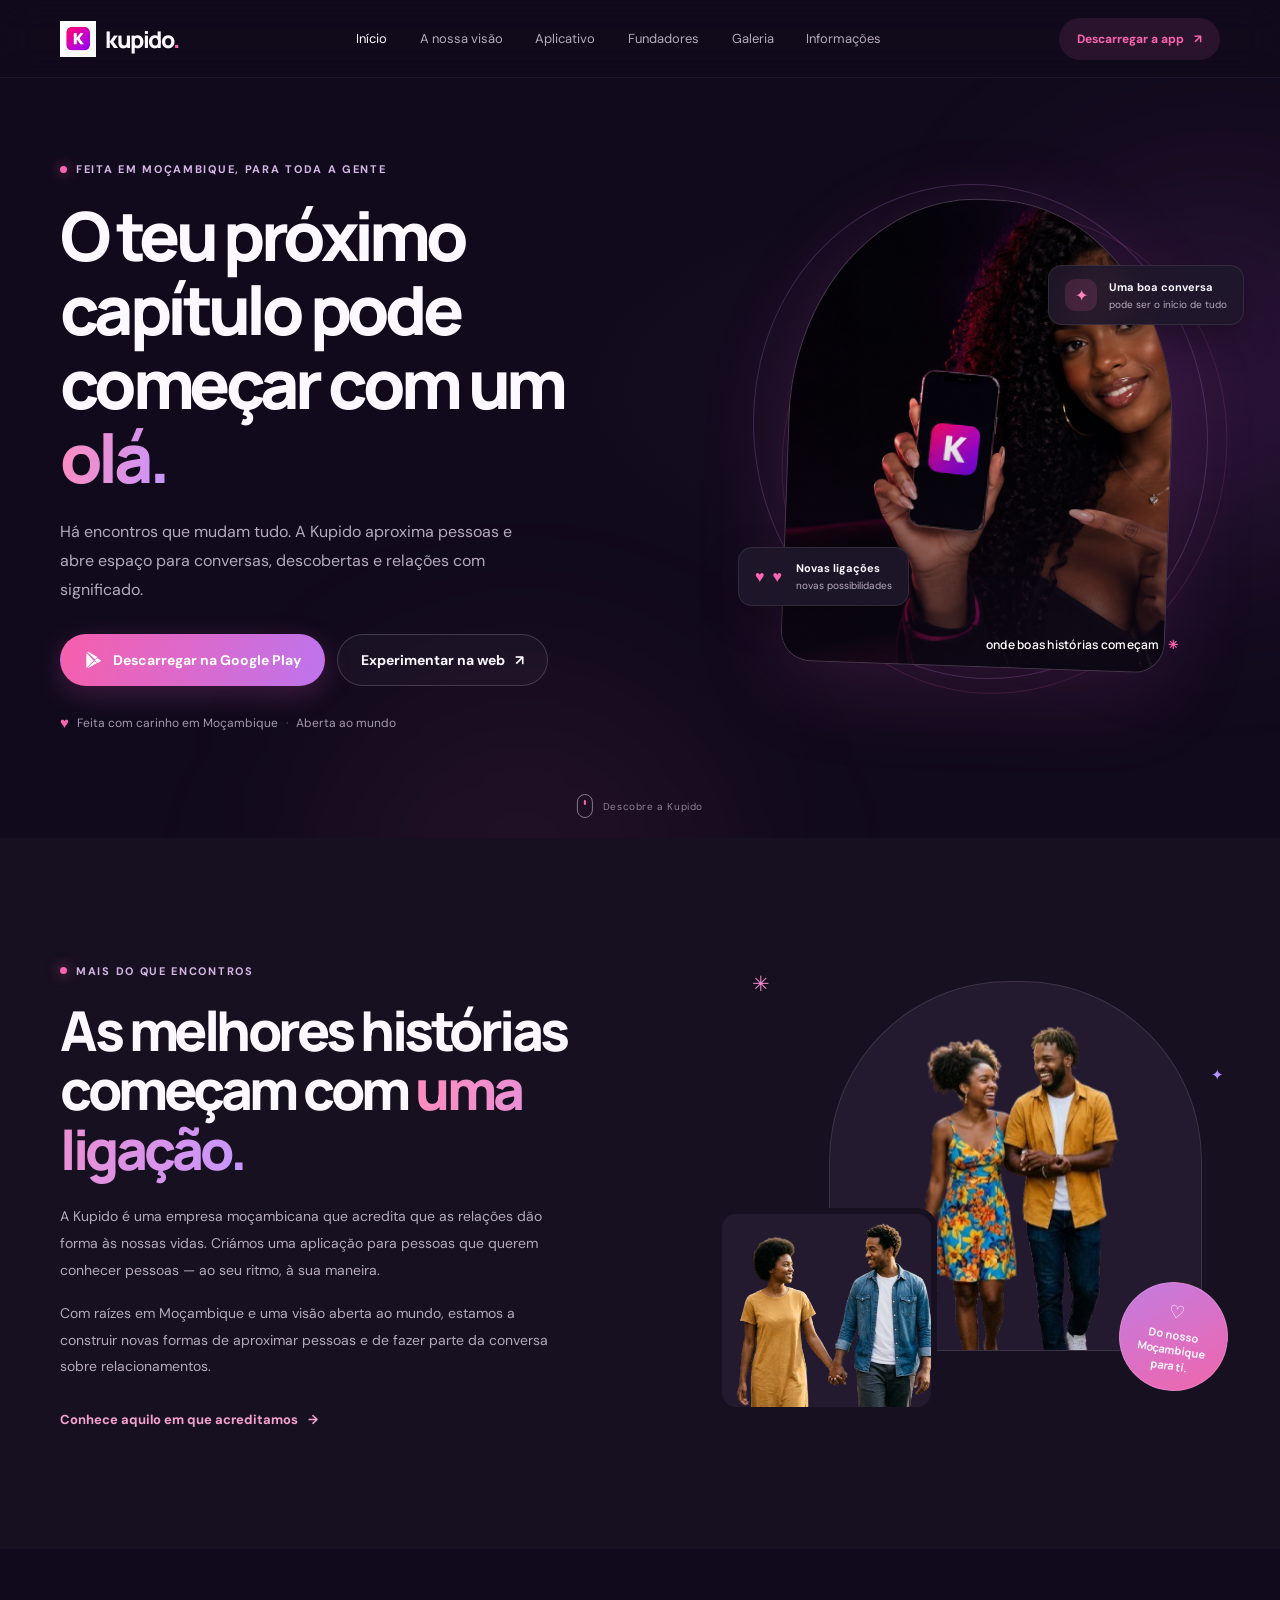
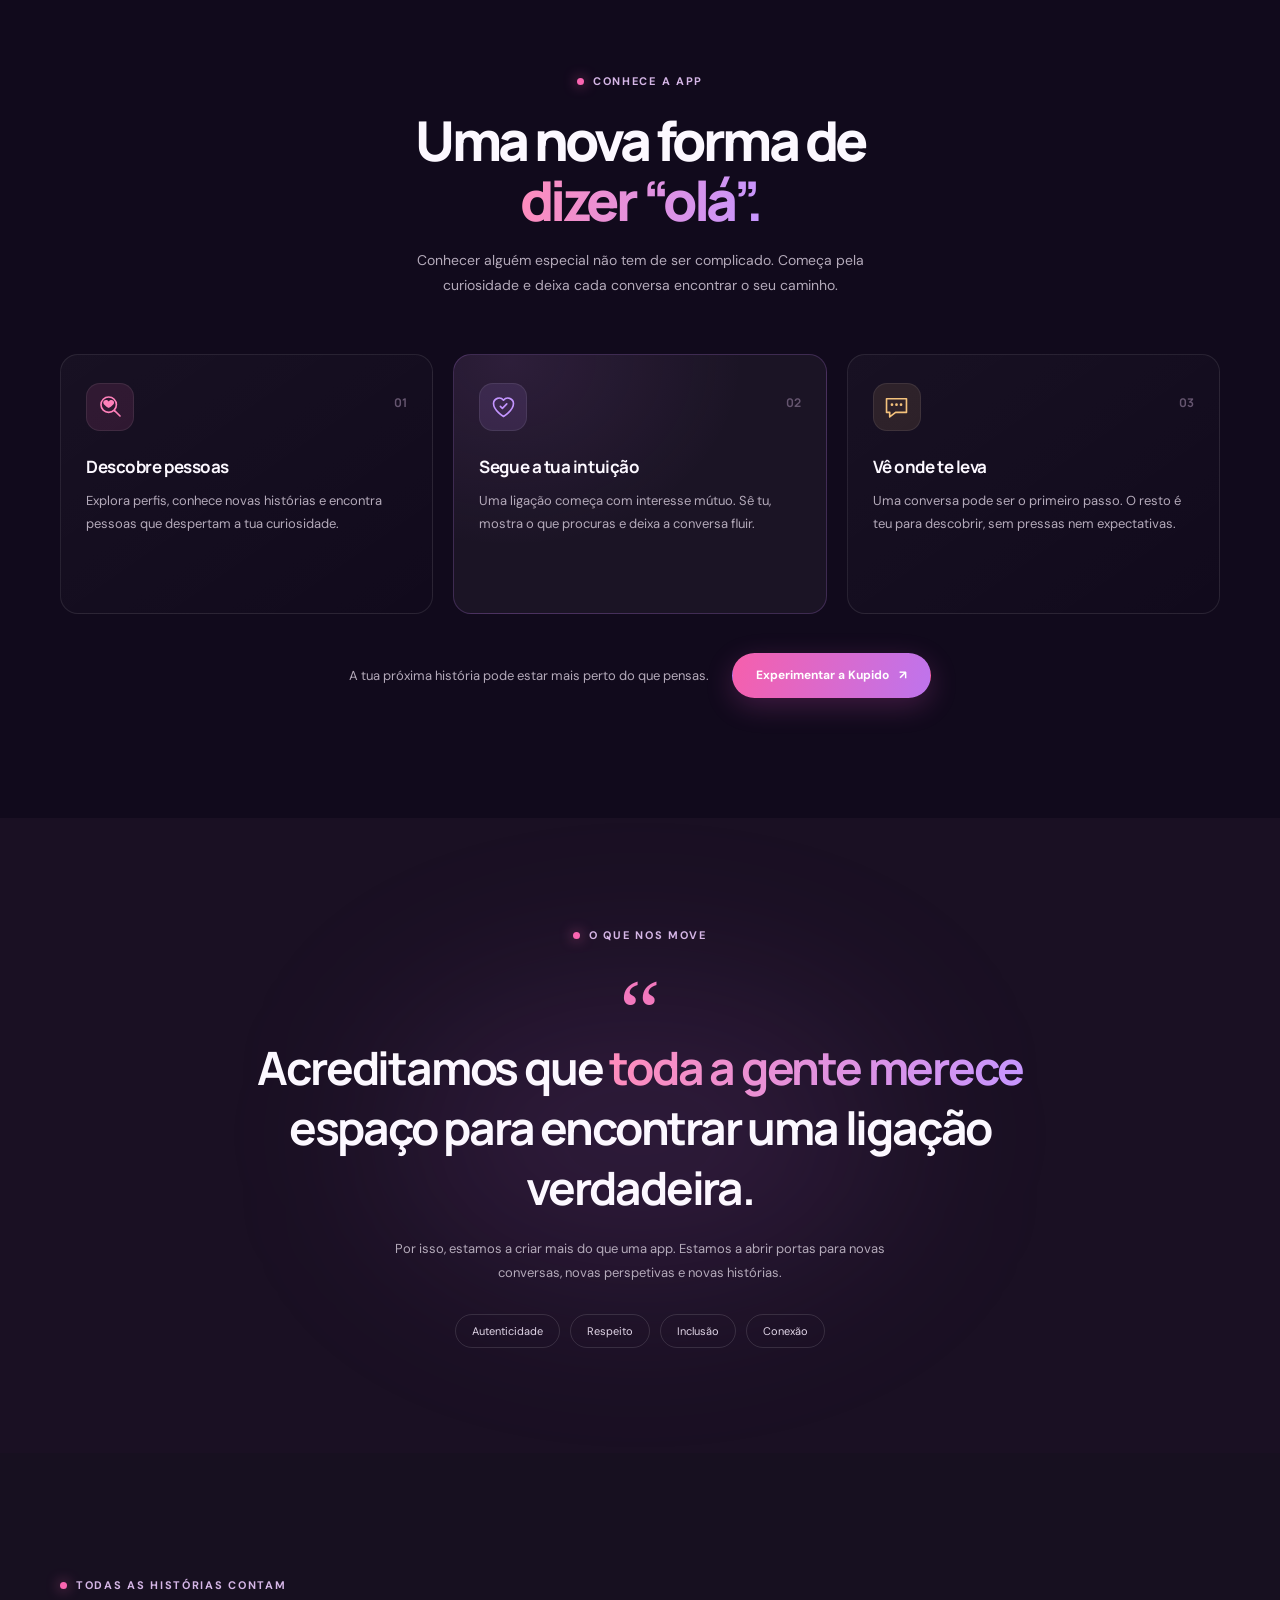
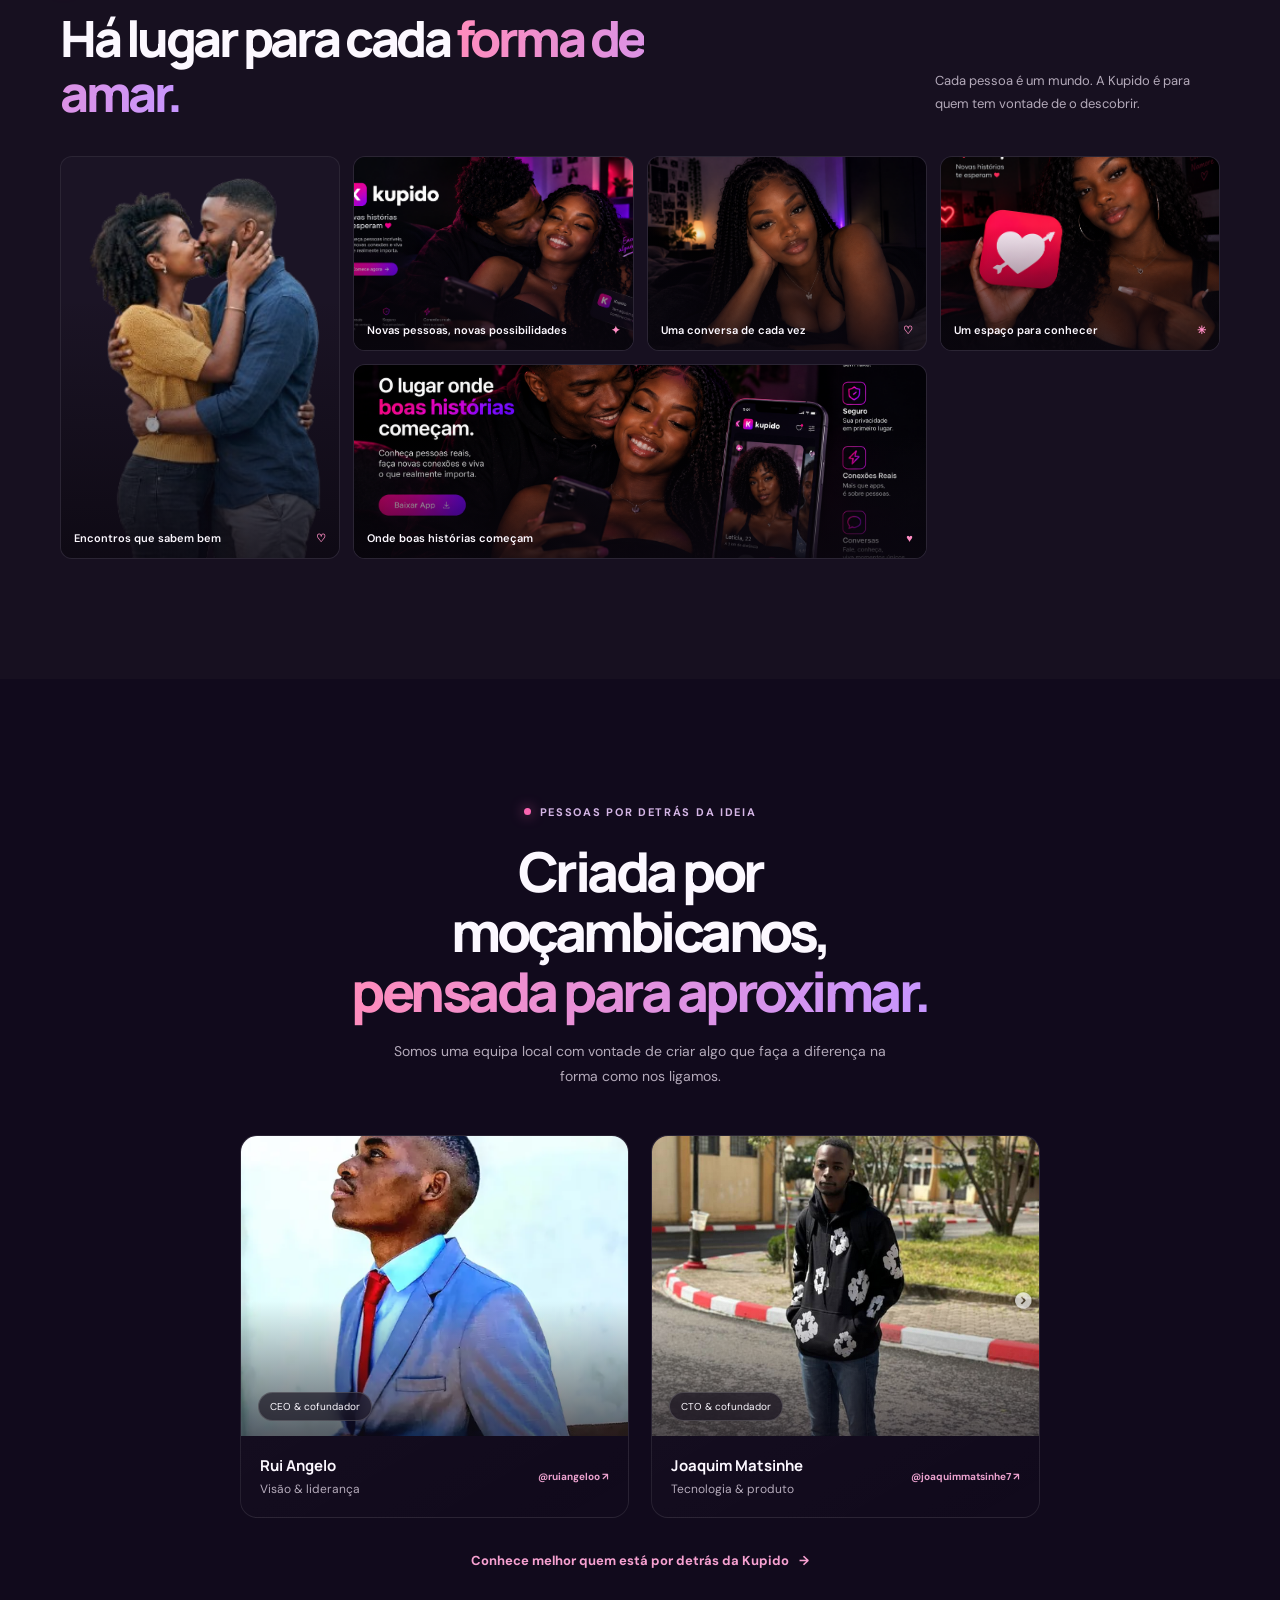
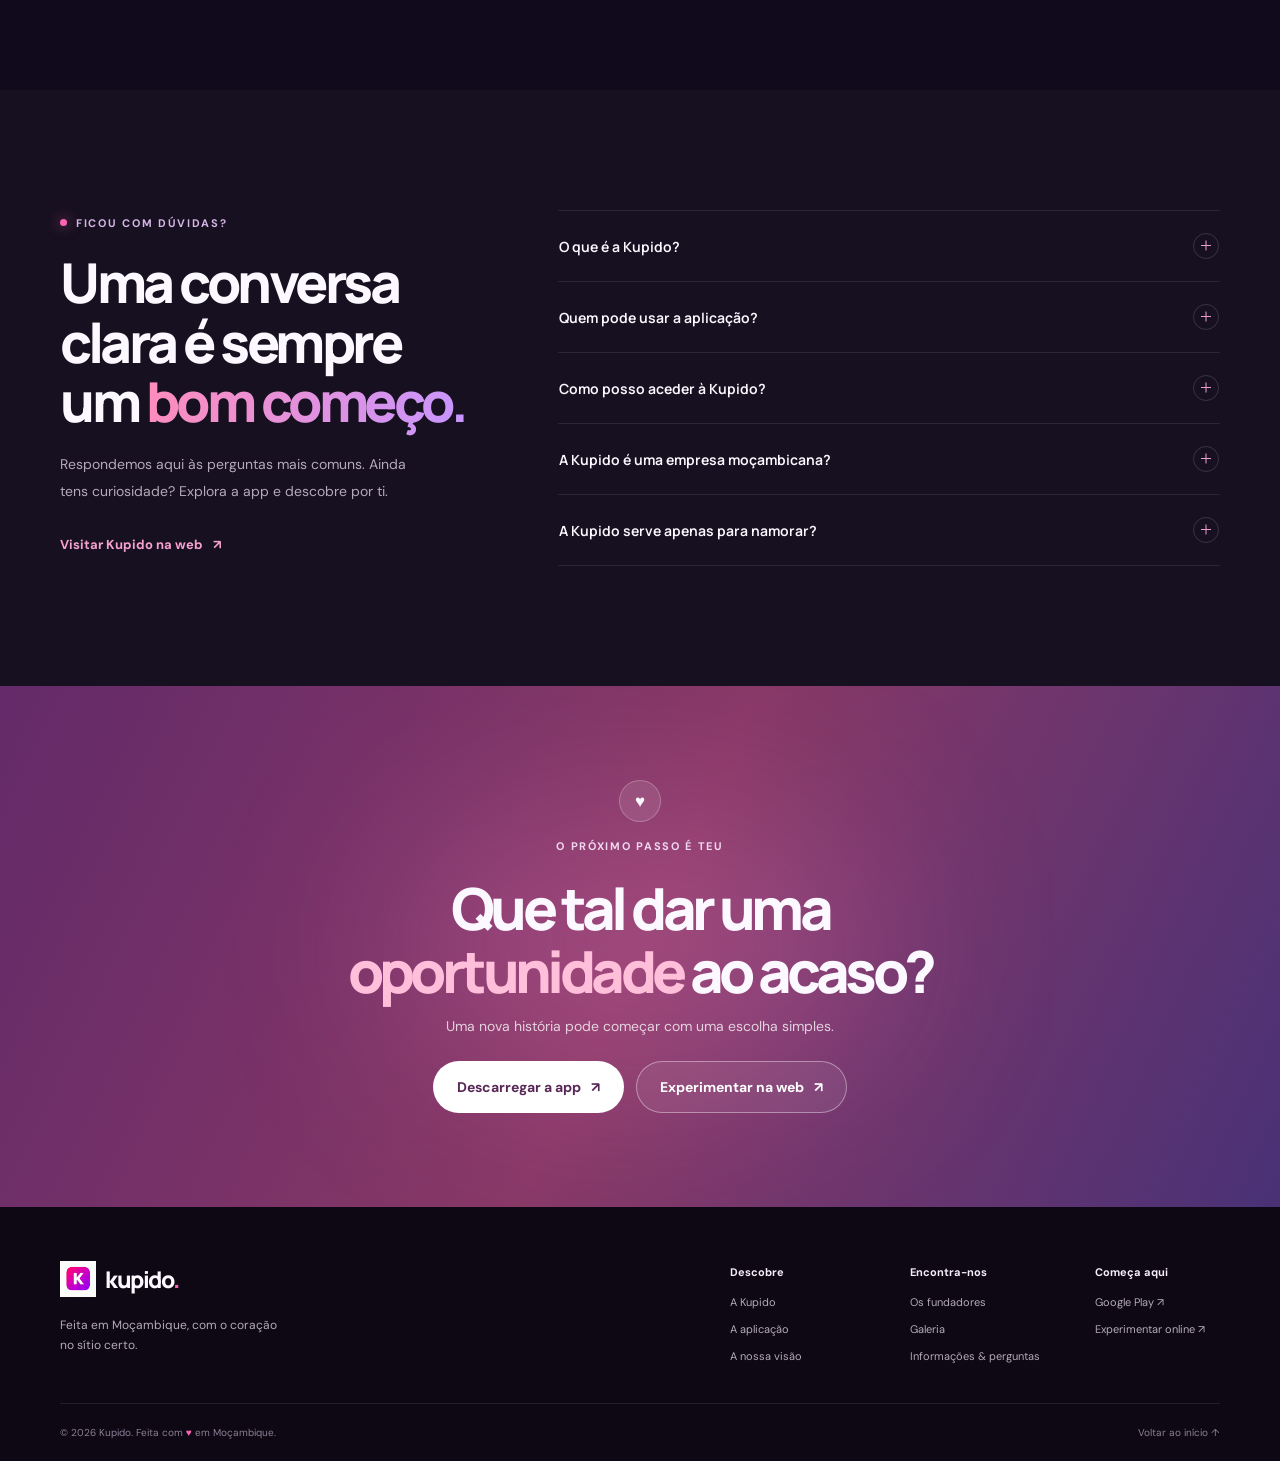
<file: index.html>
<!DOCTYPE html>
<html lang="pt-MZ">
<head>
  <meta charset="UTF-8">
  <meta name="viewport" content="width=device-width, initial-scale=1">
  <meta name="theme-color" content="#110a1c">
  <meta name="description" content="A Kupido é uma empresa moçambicana que aproxima pessoas e transforma a forma de viver relacionamentos. Conhece a app e começa uma nova história.">
  <title>Kupido — Onde boas histórias começam</title>
  <link rel="icon" href="img-add/logo.ico">
  <link rel="preconnect" href="https://fonts.googleapis.com">
  <link rel="preconnect" href="https://fonts.gstatic.com" crossorigin>
  <link href="https://fonts.googleapis.com/css2?family=DM+Sans:wght@400;500;600;700&family=Manrope:wght@400;500;600;700;800&display=swap" rel="stylesheet">
  <link rel="stylesheet" href="styles.css">
  <script src="script.js" defer></script>
</head>
<body>
  <a class="skip-link" href="#conteudo">Saltar para o conteúdo</a>

  <header class="site-header">
    <div class="container header-inner">
      <a class="brand" href="#inicio" aria-label="Kupido — início">
        <span class="brand-mark" aria-hidden="true">
          <svg viewBox="0 0 40 40" fill="none"><path d="M20 34S5 25.1 5 14.8A8.4 8.4 0 0 1 20 10a8.4 8.4 0 0 1 15 4.8C35 25.1 20 34 20 34Z" fill="currentColor"/><path d="m12.5 19.5 5 5 10-11" stroke="#190E24" stroke-width="2.8" stroke-linecap="round" stroke-linejoin="round"/></svg>
        </span>
        <span class="brand-name">kupido<span>.</span></span>
      </a>

      <button class="menu-toggle" type="button" aria-label="Abrir menu" aria-expanded="false" aria-controls="site-nav">
        <span></span><span></span>
      </button>

      <nav class="site-nav" id="site-nav" aria-label="Navegação principal">
        <a href="#inicio" aria-current="page">Início</a>
        <a href="o-que-queremos.html">A nossa visão</a>
        <a href="#aplicativo">Aplicativo</a>
        <a href="equipa.html">Fundadores</a>
        <a href="galeria.html">Galeria</a>
        <a href="informacoes.html">Informações</a>
        <div class="mobile-nav-actions">
          <a class="button button-primary" href="https://play.google.com/store/apps/details?id=com.kupidosocial.app&amp;pcampaignid=web_share" target="_blank" rel="noopener noreferrer">Google Play <span aria-hidden="true">↗</span></a>
          <a class="button button-ghost" href="https://app-kupido-01.vercel.app/" target="_blank" rel="noopener noreferrer">Versão web <span aria-hidden="true">↗</span></a>
        </div>
      </nav>

      <a class="button button-small header-cta" href="https://play.google.com/store/apps/details?id=com.kupidosocial.app&amp;pcampaignid=web_share" target="_blank" rel="noopener noreferrer">
        Descarregar a app <span aria-hidden="true">↗</span>
      </a>
    </div>
  </header>

  <main id="conteudo">
    <section class="hero section-shell" id="inicio">
      <div class="hero-glow hero-glow-one" aria-hidden="true"></div>
      <div class="hero-glow hero-glow-two" aria-hidden="true"></div>
      <div class="container hero-grid">
        <div class="hero-copy">
          <p class="eyebrow"><span class="eyebrow-dot"></span> Feita em Moçambique, para toda a gente</p>
          <h1>O teu próximo<br>capítulo pode<br>começar com um <span class="accent-text">olá.</span></h1>
          <p class="hero-description">Há encontros que mudam tudo. A Kupido aproxima pessoas e abre espaço para conversas, descobertas e relações com significado.</p>
          <div class="hero-actions">
            <a class="button button-primary" href="https://play.google.com/store/apps/details?id=com.kupidosocial.app&amp;pcampaignid=web_share" target="_blank" rel="noopener noreferrer">
              <svg class="button-icon" viewBox="0 0 24 24" fill="currentColor" aria-hidden="true"><path d="M3.4 2.7c-.25.28-.4.69-.4 1.2v16.2c0 .51.15.92.4 1.2L12.2 12 3.4 2.7Zm.95-.67L14.1 10.6l2.88-2.98L5.45 1.05a1.4 1.4 0 0 0-1.1-.22Zm12.8 6.53L13.7 11.8l3.45 3.25 3.48-1.91c.91-.5.91-1.34 0-1.84l-3.48-1.91ZM13 12.6l-8.65 8.9c.36.13.76.09 1.1-.12l11.08-6.15L13 12.6Z"/></svg>
              Descarregar na Google Play
            </a>
            <a class="button button-ghost" href="https://app-kupido-01.vercel.app/" target="_blank" rel="noopener noreferrer">
              Experimentar na web <span aria-hidden="true">↗</span>
            </a>
          </div>
          <div class="hero-note"><span class="note-heart" aria-hidden="true">♥</span> Feita com carinho em Moçambique <span class="note-divider">·</span> Aberta ao mundo</div>
        </div>

        <div class="hero-visual">
          <div class="visual-orbit orbit-one" aria-hidden="true"></div>
          <div class="visual-orbit orbit-two" aria-hidden="true"></div>
          <div class="hero-image-frame">
            <img src="img-add/Mulher com smartphone sob luz néon magenta.png" alt="Utilizadora a explorar a app Kupido num ambiente iluminado por néons" fetchpriority="high">
            <span class="image-shimmer" aria-hidden="true"></span>
          </div>
          <div class="floating-card floating-message">
            <span class="floating-icon" aria-hidden="true">✦</span>
            <span><strong>Uma boa conversa</strong><small>pode ser o início de tudo</small></span>
          </div>
          <div class="floating-card floating-match">
            <span class="match-hearts" aria-hidden="true">♥ ♥</span>
            <span><strong>Novas ligações</strong><small>novas possibilidades</small></span>
          </div>
          <div class="hero-image-caption" aria-hidden="true">onde boas histórias começam <span>✳</span></div>
        </div>
      </div>
      <a class="scroll-cue" href="#sobre"><span></span> Descobre a Kupido</a>
    </section>

    <section class="section section-about" id="sobre">
      <div class="container about-grid">
        <div class="section-copy">
          <p class="eyebrow"><span class="eyebrow-dot"></span> Mais do que encontros</p>
          <h2>As melhores histórias começam com <span class="accent-text">uma ligação.</span></h2>
          <p>A Kupido é uma empresa moçambicana que acredita que as relações dão forma às nossas vidas. Criámos uma aplicação para pessoas que querem conhecer pessoas — ao seu ritmo, à sua maneira.</p>
          <p>Com raízes em Moçambique e uma visão aberta ao mundo, estamos a construir novas formas de aproximar pessoas e de fazer parte da conversa sobre relacionamentos.</p>
          <a class="text-link" href="#valores">Conhece aquilo em que acreditamos <span aria-hidden="true">→</span></a>
        </div>
        <div class="about-visual">
          <div class="about-image-main"><img src="img-add/casal-1.png" alt="Casal a partilhar um momento de proximidade" loading="lazy"></div>
          <div class="about-image-small"><img src="img-add/casl-3.png" alt="Duas pessoas a descobrir uma nova ligação" loading="lazy"></div>
          <div class="about-stamp"><span>♡</span><strong>Do nosso<br>Moçambique<br>para ti.</strong></div>
          <div class="about-sparkle sparkle-one" aria-hidden="true">✳</div>
          <div class="about-sparkle sparkle-two" aria-hidden="true">✦</div>
        </div>
      </div>
    </section>

    <section class="section section-app" id="aplicativo">
      <div class="container">
        <div class="section-heading centered-heading">
          <p class="eyebrow"><span class="eyebrow-dot"></span> Conhece a app</p>
          <h2>Uma nova forma de<br><span class="accent-text">dizer “olá”.</span></h2>
          <p>Conhecer alguém especial não tem de ser complicado. Começa pela curiosidade e deixa cada conversa encontrar o seu caminho.</p>
        </div>
        <div class="feature-grid">
          <article class="feature-card">
            <span class="feature-icon icon-pink" aria-hidden="true"><svg viewBox="0 0 32 32" fill="none"><circle cx="14" cy="14" r="8.5" stroke="currentColor" stroke-width="1.8"/><path d="m20.5 20.5 6 6" stroke="currentColor" stroke-width="1.8" stroke-linecap="round"/><path d="M14 10.5c-2.5-3-6-1.2-6 1.2 0 2.8 6 6 6 6s6-3.2 6-6c0-2.4-3.5-4.2-6-1.2Z" fill="currentColor"/></svg></span>
            <span class="feature-number">01</span>
            <h3>Descobre pessoas</h3>
            <p>Explora perfis, conhece novas histórias e encontra pessoas que despertam a tua curiosidade.</p>
          </article>
          <article class="feature-card feature-card-raised">
            <span class="feature-icon icon-purple" aria-hidden="true"><svg viewBox="0 0 32 32" fill="none"><path d="M16 27s-11-6.7-11-14.3A6.2 6.2 0 0 1 16 9a6.2 6.2 0 0 1 11 3.7C27 20.3 16 27 16 27Z" stroke="currentColor" stroke-width="1.8" stroke-linejoin="round"/><path d="m12.5 15.8 2.3 2.3 4.8-5" stroke="currentColor" stroke-width="1.8" stroke-linecap="round" stroke-linejoin="round"/></svg></span>
            <span class="feature-number">02</span>
            <h3>Segue a tua intuição</h3>
            <p>Uma ligação começa com interesse mútuo. Sê tu, mostra o que procuras e deixa a conversa fluir.</p>
          </article>
          <article class="feature-card">
            <span class="feature-icon icon-gold" aria-hidden="true"><svg viewBox="0 0 32 32" fill="none"><path d="M5 7.5h22v15H15l-6.5 5v-5H5v-15Z" stroke="currentColor" stroke-width="1.8" stroke-linejoin="round"/><path d="M11 14h.01M16 14h.01M21 14h.01" stroke="currentColor" stroke-width="3" stroke-linecap="round"/></svg></span>
            <span class="feature-number">03</span>
            <h3>Vê onde te leva</h3>
            <p>Uma conversa pode ser o primeiro passo. O resto é teu para descobrir, sem pressas nem expectativas.</p>
          </article>
        </div>
        <div class="app-bottom-cta">
          <p>A tua próxima história pode estar mais perto do que pensas.</p>
          <a class="button button-primary" href="https://play.google.com/store/apps/details?id=com.kupidosocial.app&amp;pcampaignid=web_share" target="_blank" rel="noopener noreferrer">Experimentar a Kupido <span aria-hidden="true">↗</span></a>
        </div>
      </div>
    </section>

    <section class="section section-quote" id="valores">
      <div class="quote-glow" aria-hidden="true"></div>
      <div class="container quote-inner">
        <p class="eyebrow"><span class="eyebrow-dot"></span> O que nos move</p>
        <span class="quote-mark" aria-hidden="true">“</span>
        <blockquote>Acreditamos que <span class="accent-text">toda a gente merece</span> espaço para encontrar uma ligação verdadeira.</blockquote>
        <p class="quote-caption">Por isso, estamos a criar mais do que uma app. Estamos a abrir portas para novas conversas, novas perspetivas e novas histórias.</p>
        <div class="value-pills">
          <span>Autenticidade</span><span>Respeito</span><span>Inclusão</span><span>Conexão</span>
        </div>
      </div>
    </section>

    <section class="section section-gallery">
      <div class="container">
        <div class="gallery-heading">
          <div class="section-heading">
            <p class="eyebrow"><span class="eyebrow-dot"></span> Todas as histórias contam</p>
            <h2>Há lugar para cada <span class="accent-text">forma de amar.</span></h2>
          </div>
          <p>Cada pessoa é um mundo. A Kupido é para quem tem vontade de o descobrir.</p>
        </div>
        <div class="gallery-grid">
          <figure class="gallery-item gallery-item-tall"><img src="img-add/casal-b.png" alt="Casal a sorrir e a aproveitar a companhia um do outro" loading="lazy"><figcaption>Encontros que sabem bem <span>♡</span></figcaption></figure>
          <figure class="gallery-item"><img src="img-add/Conexões Reais em Luz Neon.png" alt="Imagem da campanha Kupido sobre conexões" loading="lazy"><figcaption>Novas pessoas, novas possibilidades <span>✦</span></figcaption></figure>
          <figure class="gallery-item"><img src="img-add/Retrato aconchegante com luzes roxas.png" alt="Pessoa a explorar uma nova experiência" loading="lazy"><figcaption>Uma conversa de cada vez <span>♡</span></figcaption></figure>
          <figure class="gallery-item"><img src="img-add/Influenciadora apresenta o app Kupido.png" alt="Apresentação da aplicação Kupido" loading="lazy"><figcaption>Um espaço para conhecer <span>✳</span></figcaption></figure>
          <figure class="gallery-item gallery-item-wide"><img src="img-add/Kupido_ Onde Boas Histórias Começam.png" alt="Criativo Kupido: onde boas histórias começam" loading="lazy"><figcaption>Onde boas histórias começam <span>♥</span></figcaption></figure>
        </div>
      </div>
    </section>

    <section class="section section-team" id="equipa">
      <div class="container">
        <div class="section-heading centered-heading">
          <p class="eyebrow"><span class="eyebrow-dot"></span> Pessoas por detrás da ideia</p>
          <h2>Criada por moçambicanos,<br><span class="accent-text">pensada para aproximar.</span></h2>
          <p>Somos uma equipa local com vontade de criar algo que faça a diferença na forma como nos ligamos.</p>
        </div>
        <div class="team-grid">
          <article class="team-card">
            <div class="team-photo"><img src="img-adim/CEO.png" alt="Retrato de Rui Angelo, CEO da Kupido" loading="lazy"><span class="team-photo-label">CEO &amp; cofundador</span></div>
            <div class="team-info"><div><h3>Rui Angelo</h3><p>Visão &amp; liderança</p></div><a class="team-instagram" href="https://www.instagram.com/ruiangeloo/" target="_blank" rel="noopener noreferrer" aria-label="Instagram de Rui Angelo">@ruiangeloo ↗</a></div>
          </article>
          <article class="team-card">
            <div class="team-photo"><img src="img-adim/img-CTO.png" alt="Retrato de Joaquim Matsinhe, CTO da Kupido" loading="lazy"><span class="team-photo-label">CTO &amp; cofundador</span></div>
            <div class="team-info"><div><h3>Joaquim Matsinhe</h3><p>Tecnologia &amp; produto</p></div><a class="team-instagram" href="https://www.instagram.com/joaquimmatsinhe7/" target="_blank" rel="noopener noreferrer" aria-label="Instagram de Joaquim Matsinhe">@joaquimmatsinhe7 ↗</a></div>
          </article>
        </div>
        <p class="team-more"><a class="text-link" href="equipa.html">Conhece melhor quem está por detrás da Kupido <span aria-hidden="true">→</span></a></p>
      </div>
    </section>

    <section class="section section-faq" id="perguntas">
      <div class="container faq-grid">
        <div class="faq-intro">
          <p class="eyebrow"><span class="eyebrow-dot"></span> Ficou com dúvidas?</p>
          <h2>Uma conversa<br>clara é sempre<br>um <span class="accent-text">bom começo.</span></h2>
          <p>Respondemos aqui às perguntas mais comuns. Ainda tens curiosidade? Explora a app e descobre por ti.</p>
          <a class="text-link" href="https://app-kupido-01.vercel.app/" target="_blank" rel="noopener noreferrer">Visitar Kupido na web <span aria-hidden="true">↗</span></a>
        </div>
        <div class="faq-list">
          <article class="faq-item">
            <h3><button class="faq-question" type="button" aria-expanded="false">O que é a Kupido?<span class="faq-toggle" aria-hidden="true"></span></button></h3>
            <div class="faq-answer" hidden><p>A Kupido é uma empresa moçambicana dedicada a criar novas formas de aproximar pessoas, incluindo uma app de encontros aberta a toda a gente.</p></div>
          </article>
          <article class="faq-item">
            <h3><button class="faq-question" type="button" aria-expanded="false">Quem pode usar a aplicação?<span class="faq-toggle" aria-hidden="true"></span></button></h3>
            <div class="faq-answer" hidden><p>A app foi criada para pessoas adultas com vontade de conhecer outras pessoas. Consulta as condições apresentadas na aplicação para saber mais.</p></div>
          </article>
          <article class="faq-item">
            <h3><button class="faq-question" type="button" aria-expanded="false">Como posso aceder à Kupido?<span class="faq-toggle" aria-hidden="true"></span></button></h3>
            <div class="faq-answer" hidden><p>Podes descarregar a aplicação na Google Play ou visitar a versão web através dos links nesta página.</p></div>
          </article>
          <article class="faq-item">
            <h3><button class="faq-question" type="button" aria-expanded="false">A Kupido é uma empresa moçambicana?<span class="faq-toggle" aria-hidden="true"></span></button></h3>
            <div class="faq-answer" hidden><p>Sim. A Kupido foi criada por moçambicanos e tem as suas raízes em Moçambique, com uma visão de construir ligações sem fronteiras.</p></div>
          </article>
          <article class="faq-item">
            <h3><button class="faq-question" type="button" aria-expanded="false">A Kupido serve apenas para namorar?<span class="faq-toggle" aria-hidden="true"></span></button></h3>
            <div class="faq-answer" hidden><p>A Kupido é uma app de encontros. Cada pessoa pode explorar novas ligações e decidir, com honestidade e respeito, o que procura.</p></div>
          </article>
        </div>
      </div>
    </section>

    <section class="section section-cta">
      <div class="cta-glow" aria-hidden="true"></div>
      <div class="container cta-inner">
        <span class="cta-heart" aria-hidden="true">♥</span>
        <p class="eyebrow">O próximo passo é teu</p>
        <h2>Que tal dar uma<br><span>oportunidade</span> ao acaso?</h2>
        <p>Uma nova história pode começar com uma escolha simples.</p>
        <div class="hero-actions cta-actions">
          <a class="button button-light" href="https://play.google.com/store/apps/details?id=com.kupidosocial.app&amp;pcampaignid=web_share" target="_blank" rel="noopener noreferrer">Descarregar a app <span aria-hidden="true">↗</span></a>
          <a class="button button-outline-light" href="https://app-kupido-01.vercel.app/" target="_blank" rel="noopener noreferrer">Experimentar na web <span aria-hidden="true">↗</span></a>
        </div>
      </div>
    </section>
  </main>

  <footer class="site-footer">
    <div class="container">
      <div class="footer-main">
        <div class="footer-brand">
          <a class="brand" href="#inicio" aria-label="Kupido — voltar ao início">
            <span class="brand-mark" aria-hidden="true"><svg viewBox="0 0 40 40" fill="none"><path d="M20 34S5 25.1 5 14.8A8.4 8.4 0 0 1 20 10a8.4 8.4 0 0 1 15 4.8C35 25.1 20 34 20 34Z" fill="currentColor"/><path d="m12.5 19.5 5 5 10-11" stroke="#190E24" stroke-width="2.8" stroke-linecap="round" stroke-linejoin="round"/></svg></span>
            <span class="brand-name">kupido<span>.</span></span>
          </a>
          <p>Feita em Moçambique, com o coração no sítio certo.</p>
        </div>
        <div class="footer-links">
          <div><p class="footer-label">Descobre</p><a href="index.html#sobre">A Kupido</a><a href="index.html#aplicativo">A aplicação</a><a href="o-que-queremos.html">A nossa visão</a></div>
          <div><p class="footer-label">Encontra-nos</p><a href="equipa.html">Os fundadores</a><a href="galeria.html">Galeria</a><a href="informacoes.html">Informações &amp; perguntas</a></div>
          <div><p class="footer-label">Começa aqui</p><a href="https://play.google.com/store/apps/details?id=com.kupidosocial.app&amp;pcampaignid=web_share" target="_blank" rel="noopener noreferrer">Google Play ↗</a><a href="https://app-kupido-01.vercel.app/" target="_blank" rel="noopener noreferrer">Experimentar online ↗</a></div>
        </div>
      </div>
      <div class="footer-bottom"><p>© <span id="current-year">2025</span> Kupido. Feita com <span class="footer-heart" aria-label="amor">♥</span> em Moçambique.</p><a href="#inicio">Voltar ao início ↑</a></div>
    </div>
  </footer>
</body>
</html>
</file>
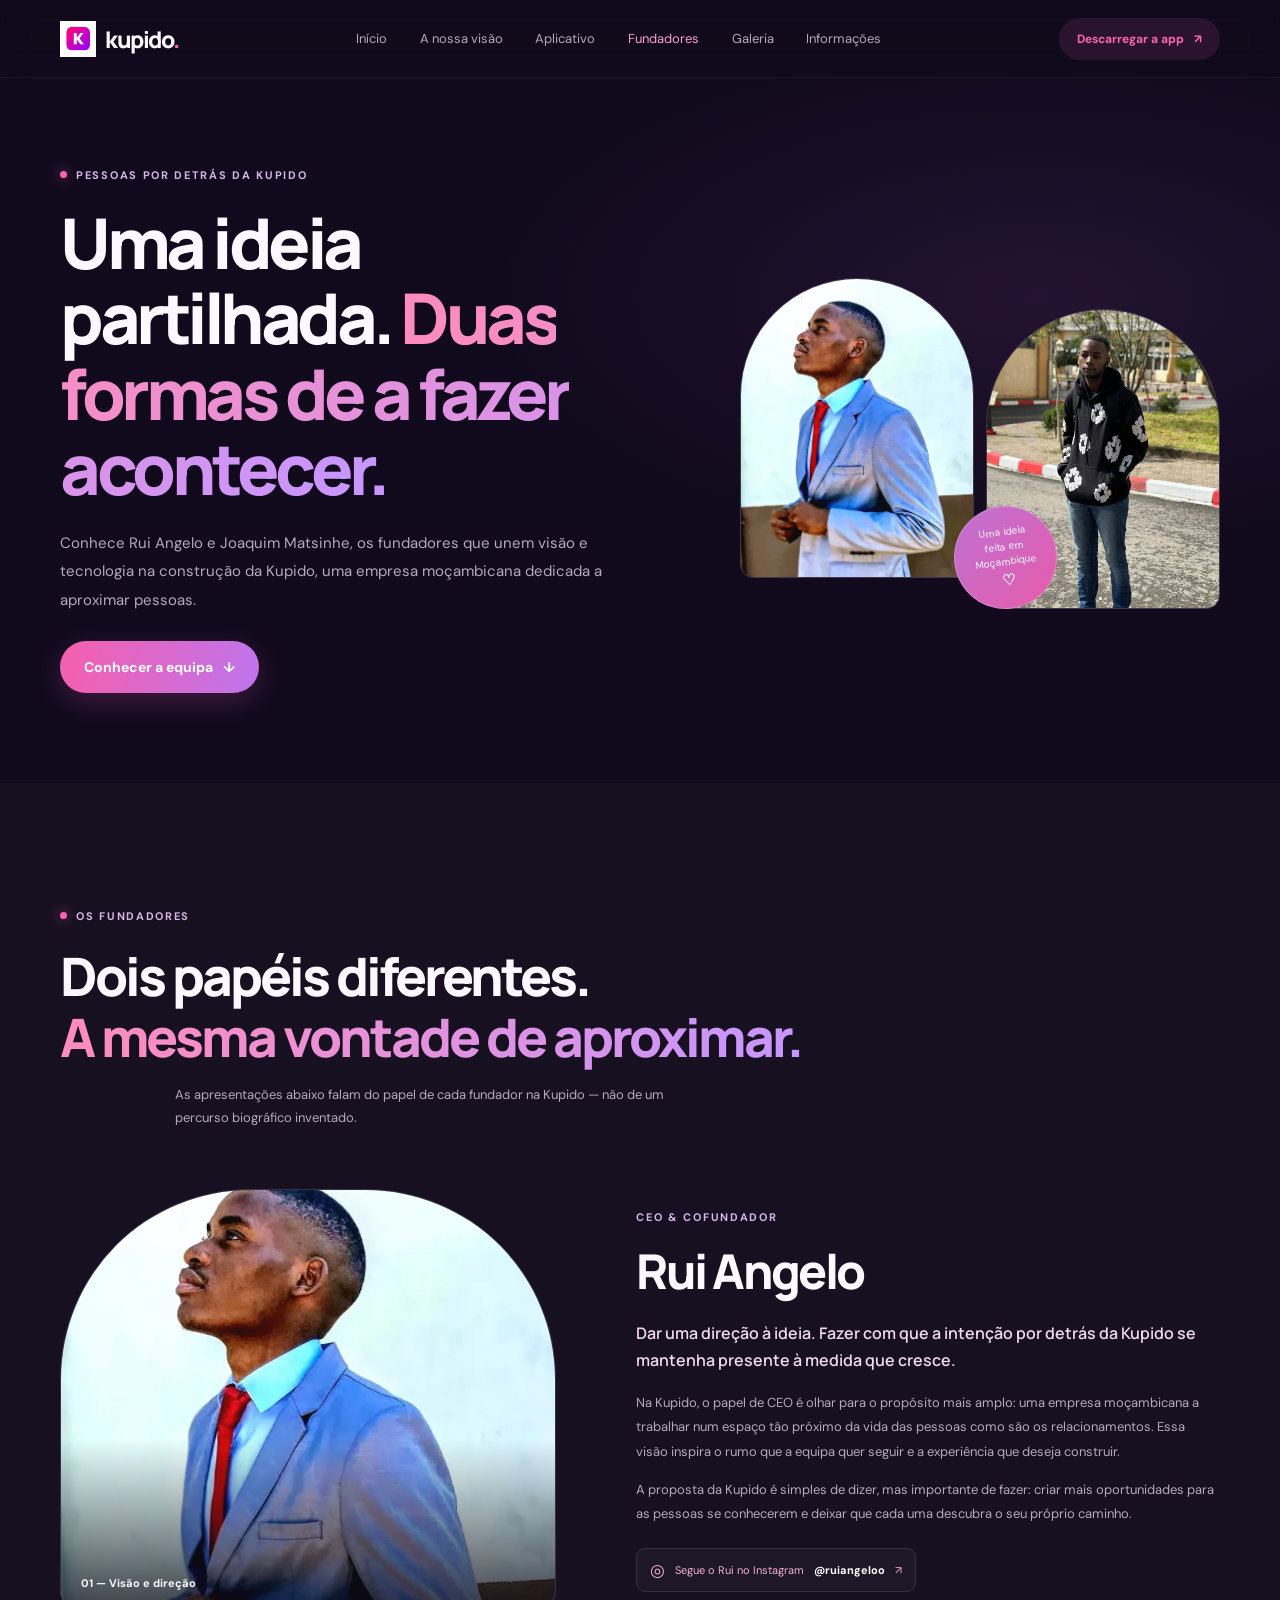
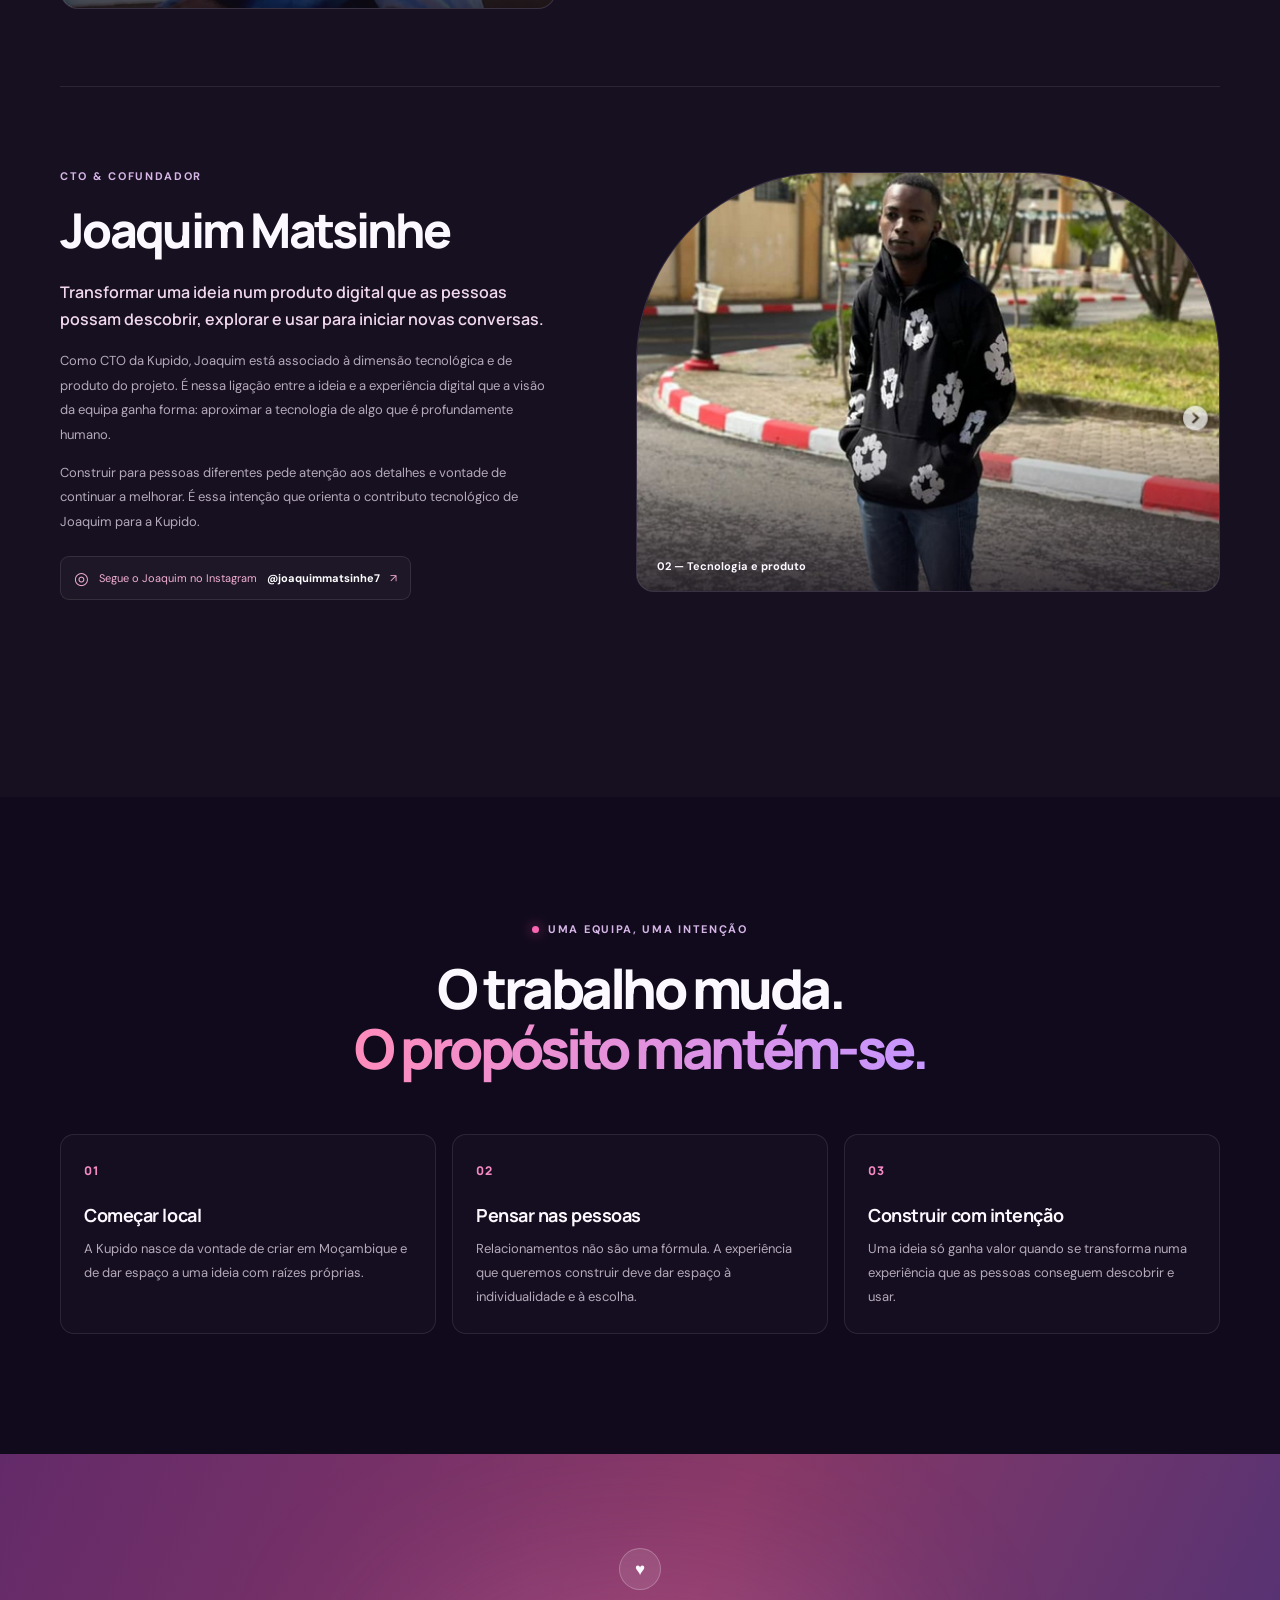
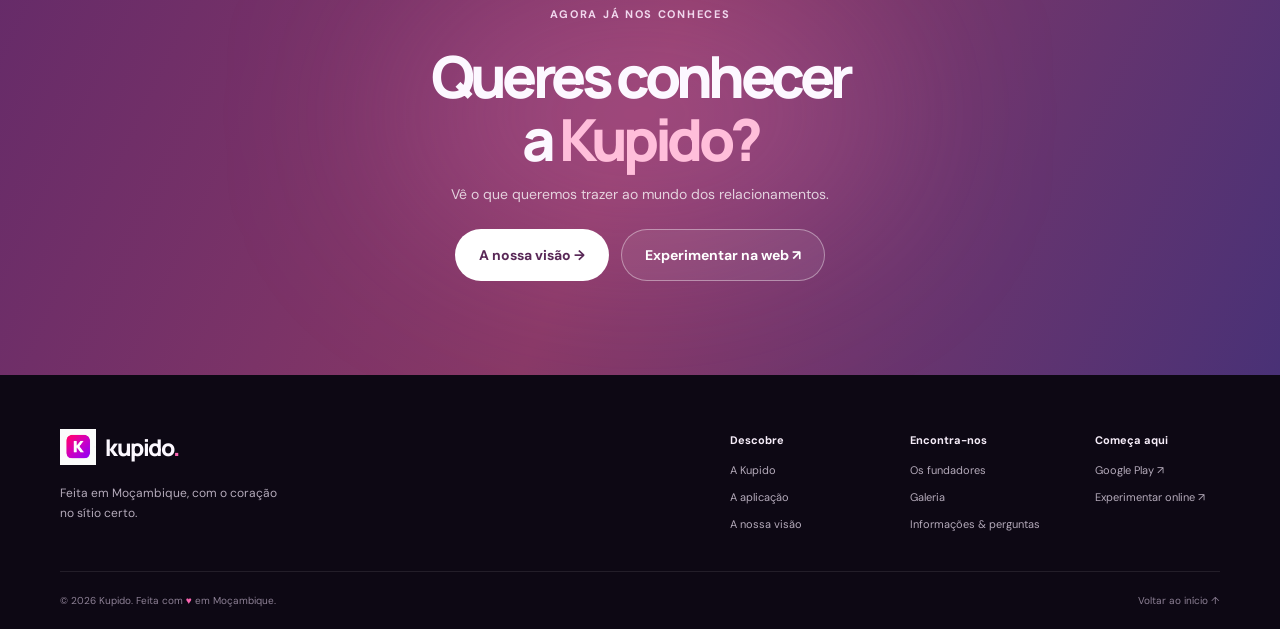
<file: equipa.html>
<!DOCTYPE html>
<html lang="pt-MZ">
<head>
  <meta charset="UTF-8">
  <meta name="viewport" content="width=device-width, initial-scale=1">
  <meta name="theme-color" content="#110a1c">
  <meta name="description" content="Conhece Rui Angelo, CEO da Kupido, e Joaquim Matsinhe, CTO. Dois fundadores moçambicanos a construir uma aplicação para aproximar pessoas.">
  <title>Os fundadores — Kupido</title>
  <link rel="icon" href="img-add/logo.ico">
  <link rel="preconnect" href="https://fonts.googleapis.com">
  <link rel="preconnect" href="https://fonts.gstatic.com" crossorigin>
  <link href="https://fonts.googleapis.com/css2?family=DM+Sans:wght@400;500;600;700&family=Manrope:wght@400;500;600;700;800&display=swap" rel="stylesheet">
  <link rel="stylesheet" href="styles.css">
  <script src="script.js" defer></script>
</head>
<body>
  <a class="skip-link" href="#conteudo">Saltar para o conteúdo</a>
  <header class="site-header"><div class="container header-inner">
    <a class="brand" href="index.html" aria-label="Kupido — início"><span class="brand-mark" aria-hidden="true"><svg viewBox="0 0 40 40" fill="none"><path d="M20 34S5 25.1 5 14.8A8.4 8.4 0 0 1 20 10a8.4 8.4 0 0 1 15 4.8C35 25.1 20 34 20 34Z" fill="currentColor"/><path d="m12.5 19.5 5 5 10-11" stroke="#190E24" stroke-width="2.8" stroke-linecap="round" stroke-linejoin="round"/></svg></span><span class="brand-name">kupido<span>.</span></span></a>
    <button class="menu-toggle" type="button" aria-label="Abrir menu" aria-expanded="false" aria-controls="site-nav"><span></span><span></span></button>
    <nav class="site-nav" id="site-nav" aria-label="Navegação principal"><a href="index.html">Início</a><a href="o-que-queremos.html">A nossa visão</a><a href="index.html#aplicativo">Aplicativo</a><a href="equipa.html" aria-current="page">Fundadores</a><a href="galeria.html">Galeria</a><a href="informacoes.html">Informações</a><div class="mobile-nav-actions"><a class="button button-primary" href="https://play.google.com/store/apps/details?id=com.kupidosocial.app&amp;pcampaignid=web_share" target="_blank" rel="noopener noreferrer">Google Play <span aria-hidden="true">↗</span></a><a class="button button-ghost" href="https://app-kupido-01.vercel.app/" target="_blank" rel="noopener noreferrer">Versão web <span aria-hidden="true">↗</span></a></div></nav>
    <a class="button button-small header-cta" href="https://play.google.com/store/apps/details?id=com.kupidosocial.app&amp;pcampaignid=web_share" target="_blank" rel="noopener noreferrer">Descarregar a app <span aria-hidden="true">↗</span></a>
  </div></header>
  <main id="conteudo">
    <section class="inner-hero team-hero"><div class="container inner-hero-grid"><div><p class="eyebrow"><span class="eyebrow-dot"></span> Pessoas por detrás da Kupido</p><h1>Uma ideia partilhada. <span class="accent-text">Duas formas de a fazer acontecer.</span></h1><p>Conhece Rui Angelo e Joaquim Matsinhe, os fundadores que unem visão e tecnologia na construção da Kupido, uma empresa moçambicana dedicada a aproximar pessoas.</p><a class="button button-primary" href="#fundadores">Conhecer a equipa <span aria-hidden="true">↓</span></a></div><div class="team-hero-visual"><img src="img-adim/CEO.png" alt="Rui Angelo, CEO da Kupido"><img src="img-adim/img-CTO.png" alt="Joaquim Matsinhe, CTO da Kupido"><span class="team-hero-badge">Uma ideia<br>feita em Moçambique <b>♡</b></span></div></div></section>
    <section class="section founders-section" id="fundadores"><div class="container"><div class="section-heading"><p class="eyebrow"><span class="eyebrow-dot"></span> Os fundadores</p><h2>Dois papéis diferentes.<br><span class="accent-text">A mesma vontade de aproximar.</span></h2><p>As apresentações abaixo falam do papel de cada fundador na Kupido — não de um percurso biográfico inventado.</p></div>
      <article class="founder-profile"><div class="founder-photo founder-photo-ceo"><img src="img-adim/CEO.png" alt="Retrato de Rui Angelo, CEO e cofundador da Kupido" loading="lazy"><span class="founder-photo-caption">01 — Visão e direção</span></div><div class="founder-copy"><p class="eyebrow">CEO &amp; cofundador</p><h3>Rui Angelo</h3><p class="founder-lead">Dar uma direção à ideia. Fazer com que a intenção por detrás da Kupido se mantenha presente à medida que cresce.</p><p>Na Kupido, o papel de CEO é olhar para o propósito mais amplo: uma empresa moçambicana a trabalhar num espaço tão próximo da vida das pessoas como são os relacionamentos. Essa visão inspira o rumo que a equipa quer seguir e a experiência que deseja construir.</p><p>A proposta da Kupido é simples de dizer, mas importante de fazer: criar mais oportunidades para as pessoas se conhecerem e deixar que cada uma descubra o seu próprio caminho.</p><a class="instagram-link" href="https://www.instagram.com/ruiangeloo/" target="_blank" rel="noopener noreferrer"><span class="instagram-icon" aria-hidden="true">◎</span> Segue o Rui no Instagram <strong>@ruiangeloo</strong><span aria-hidden="true">↗</span></a></div></article>
      <article class="founder-profile founder-profile-reverse"><div class="founder-photo founder-photo-cto"><img src="img-adim/img-CTO.png" alt="Retrato de Joaquim Matsinhe, CTO e cofundador da Kupido" loading="lazy"><span class="founder-photo-caption">02 — Tecnologia e produto</span></div><div class="founder-copy"><p class="eyebrow">CTO &amp; cofundador</p><h3>Joaquim Matsinhe</h3><p class="founder-lead">Transformar uma ideia num produto digital que as pessoas possam descobrir, explorar e usar para iniciar novas conversas.</p><p>Como CTO da Kupido, Joaquim está associado à dimensão tecnológica e de produto do projeto. É nessa ligação entre a ideia e a experiência digital que a visão da equipa ganha forma: aproximar a tecnologia de algo que é profundamente humano.</p><p>Construir para pessoas diferentes pede atenção aos detalhes e vontade de continuar a melhorar. É essa intenção que orienta o contributo tecnológico de Joaquim para a Kupido.</p><a class="instagram-link" href="https://www.instagram.com/joaquimmatsinhe7/" target="_blank" rel="noopener noreferrer"><span class="instagram-icon" aria-hidden="true">◎</span> Segue o Joaquim no Instagram <strong>@joaquimmatsinhe7</strong><span aria-hidden="true">↗</span></a></div></article>
    </div></section>
    <section class="section founders-values"><div class="container"><div class="section-heading centered-heading"><p class="eyebrow"><span class="eyebrow-dot"></span> Uma equipa, uma intenção</p><h2>O trabalho muda.<br><span class="accent-text">O propósito mantém-se.</span></h2></div><div class="founder-values-grid"><article><span>01</span><h3>Começar local</h3><p>A Kupido nasce da vontade de criar em Moçambique e de dar espaço a uma ideia com raízes próprias.</p></article><article><span>02</span><h3>Pensar nas pessoas</h3><p>Relacionamentos não são uma fórmula. A experiência que queremos construir deve dar espaço à individualidade e à escolha.</p></article><article><span>03</span><h3>Construir com intenção</h3><p>Uma ideia só ganha valor quando se transforma numa experiência que as pessoas conseguem descobrir e usar.</p></article></div></div></section>
    <section class="section section-cta"><div class="cta-glow" aria-hidden="true"></div><div class="container cta-inner"><span class="cta-heart" aria-hidden="true">♥</span><p class="eyebrow">Agora já nos conheces</p><h2>Queres conhecer<br>a <span>Kupido?</span></h2><p>Vê o que queremos trazer ao mundo dos relacionamentos.</p><div class="hero-actions cta-actions"><a class="button button-light" href="o-que-queremos.html">A nossa visão →</a><a class="button button-outline-light" href="https://app-kupido-01.vercel.app/" target="_blank" rel="noopener noreferrer">Experimentar na web ↗</a></div></div></section>
  </main>
  <footer class="site-footer"><div class="container"><div class="footer-main"><div class="footer-brand"><a class="brand" href="index.html" aria-label="Kupido — início"><span class="brand-mark" aria-hidden="true"><svg viewBox="0 0 40 40" fill="none"><path d="M20 34S5 25.1 5 14.8A8.4 8.4 0 0 1 20 10a8.4 8.4 0 0 1 15 4.8C35 25.1 20 34 20 34Z" fill="currentColor"/><path d="m12.5 19.5 5 5 10-11" stroke="#190E24" stroke-width="2.8" stroke-linecap="round" stroke-linejoin="round"/></svg></span><span class="brand-name">kupido<span>.</span></span></a><p>Feita em Moçambique, com o coração no sítio certo.</p></div><div class="footer-links"><div><p class="footer-label">Descobre</p><a href="index.html#sobre">A Kupido</a><a href="index.html#aplicativo">A aplicação</a><a href="o-que-queremos.html">A nossa visão</a></div><div><p class="footer-label">Encontra-nos</p><a href="equipa.html">Os fundadores</a><a href="galeria.html">Galeria</a><a href="informacoes.html">Informações &amp; perguntas</a></div><div><p class="footer-label">Começa aqui</p><a href="https://play.google.com/store/apps/details?id=com.kupidosocial.app&amp;pcampaignid=web_share" target="_blank" rel="noopener noreferrer">Google Play ↗</a><a href="https://app-kupido-01.vercel.app/" target="_blank" rel="noopener noreferrer">Experimentar online ↗</a></div></div></div><div class="footer-bottom"><p>© <span id="current-year">2025</span> Kupido. Feita com <span class="footer-heart" aria-label="amor">♥</span> em Moçambique.</p><a href="#conteudo">Voltar ao início ↑</a></div></div></footer>
</body>
</html>
</file>
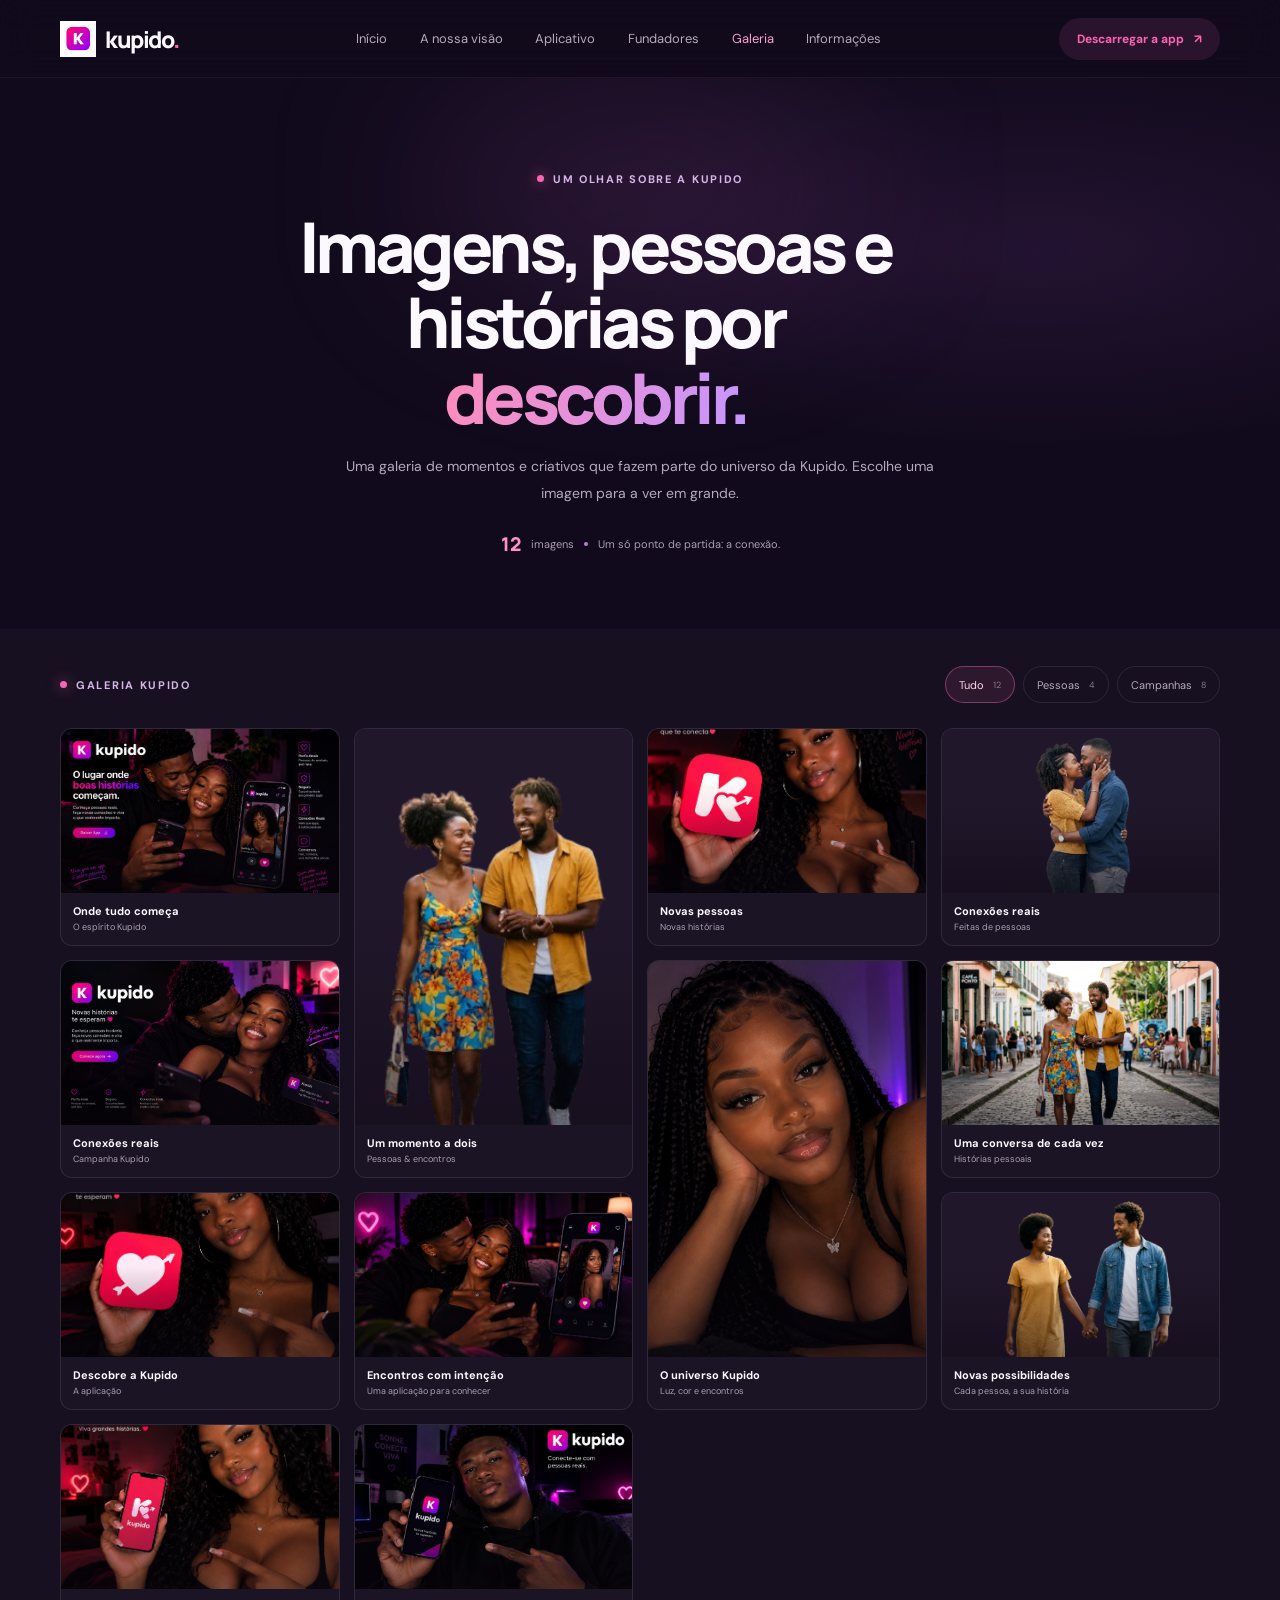
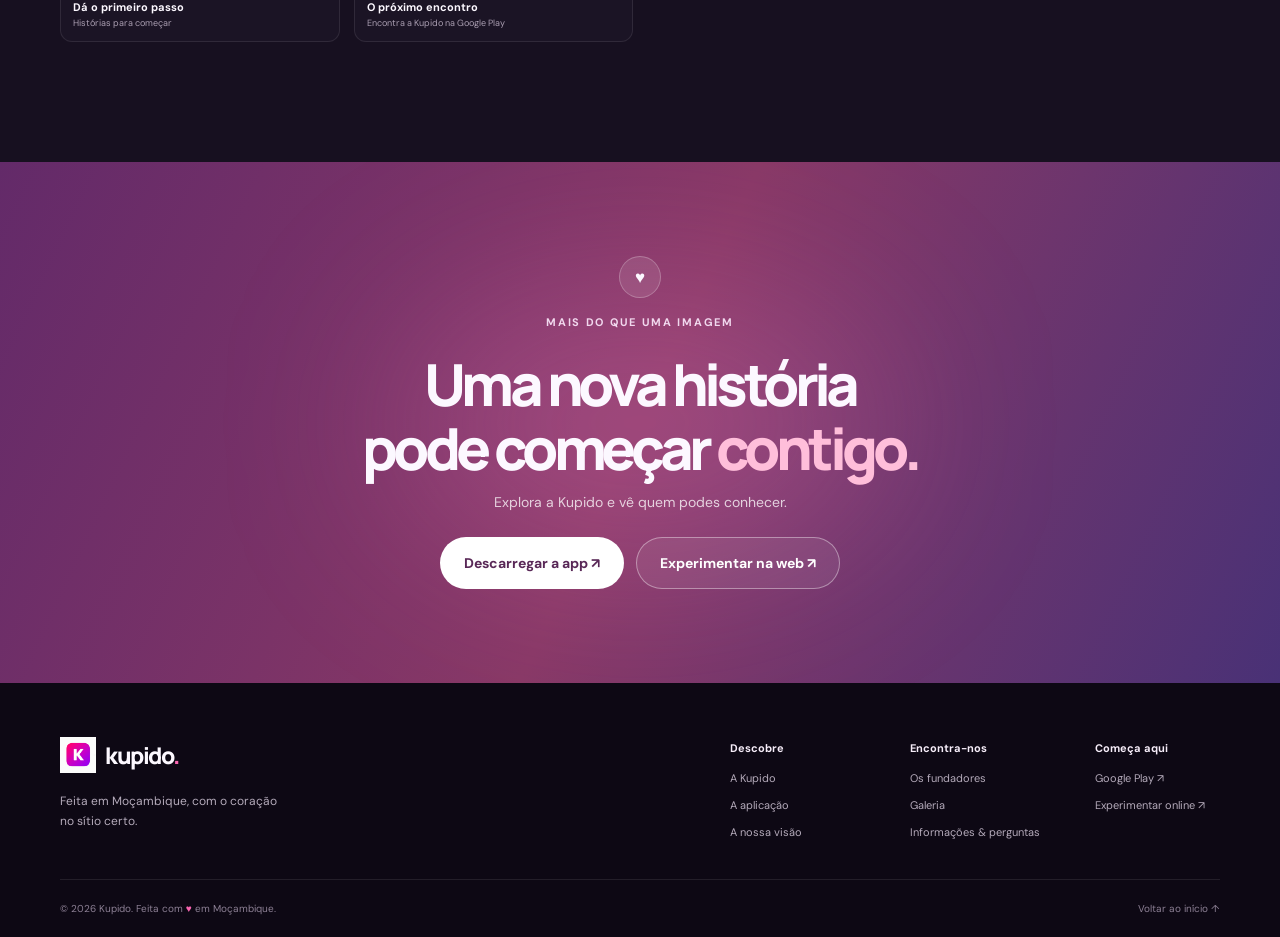
<file: galeria.html>
<!DOCTYPE html>
<html lang="pt-MZ">
<head>
  <meta charset="UTF-8">
  <meta name="viewport" content="width=device-width, initial-scale=1">
  <meta name="theme-color" content="#110a1c">
  <meta name="description" content="Explora a galeria de fotografias e criativos da Kupido, uma marca moçambicana feita para aproximar pessoas e inspirar novas histórias.">
  <title>Galeria — Kupido</title>
  <link rel="icon" href="img-add/logo.ico">
  <link rel="preconnect" href="https://fonts.googleapis.com">
  <link rel="preconnect" href="https://fonts.gstatic.com" crossorigin>
  <link href="https://fonts.googleapis.com/css2?family=DM+Sans:wght@400;500;600;700&family=Manrope:wght@400;500;600;700;800&display=swap" rel="stylesheet">
  <link rel="stylesheet" href="styles.css">
  <script src="script.js" defer></script>
</head>
<body>
  <a class="skip-link" href="#conteudo">Saltar para o conteúdo</a>
  <header class="site-header"><div class="container header-inner">
    <a class="brand" href="index.html" aria-label="Kupido — início"><span class="brand-mark" aria-hidden="true"><svg viewBox="0 0 40 40" fill="none"><path d="M20 34S5 25.1 5 14.8A8.4 8.4 0 0 1 20 10a8.4 8.4 0 0 1 15 4.8C35 25.1 20 34 20 34Z" fill="currentColor"/><path d="m12.5 19.5 5 5 10-11" stroke="#190E24" stroke-width="2.8" stroke-linecap="round" stroke-linejoin="round"/></svg></span><span class="brand-name">kupido<span>.</span></span></a>
    <button class="menu-toggle" type="button" aria-label="Abrir menu" aria-expanded="false" aria-controls="site-nav"><span></span><span></span></button>
    <nav class="site-nav" id="site-nav" aria-label="Navegação principal"><a href="index.html">Início</a><a href="o-que-queremos.html">A nossa visão</a><a href="index.html#aplicativo">Aplicativo</a><a href="equipa.html">Fundadores</a><a href="galeria.html" aria-current="page">Galeria</a><a href="informacoes.html">Informações</a><div class="mobile-nav-actions"><a class="button button-primary" href="https://play.google.com/store/apps/details?id=com.kupidosocial.app&amp;pcampaignid=web_share" target="_blank" rel="noopener noreferrer">Google Play <span aria-hidden="true">↗</span></a><a class="button button-ghost" href="https://app-kupido-01.vercel.app/" target="_blank" rel="noopener noreferrer">Versão web <span aria-hidden="true">↗</span></a></div></nav>
    <a class="button button-small header-cta" href="https://play.google.com/store/apps/details?id=com.kupidosocial.app&amp;pcampaignid=web_share" target="_blank" rel="noopener noreferrer">Descarregar a app <span aria-hidden="true">↗</span></a>
  </div></header>
  <main id="conteudo">
    <section class="inner-hero gallery-hero"><div class="container gallery-hero-inner"><p class="eyebrow"><span class="eyebrow-dot"></span> Um olhar sobre a Kupido</p><h1>Imagens, pessoas e histórias por <span class="accent-text">descobrir.</span></h1><p>Uma galeria de momentos e criativos que fazem parte do universo da Kupido. Escolhe uma imagem para a ver em grande.</p><div class="gallery-count"><span>12</span> imagens <i></i> Um só ponto de partida: a conexão.</div></div><div class="gallery-hero-glow" aria-hidden="true"></div></section>
    <section class="section full-gallery-section"><div class="container">
      <div class="gallery-toolbar"><p class="eyebrow"><span class="eyebrow-dot"></span> Galeria Kupido</p><div class="gallery-filters" role="group" aria-label="Filtrar imagens da galeria"><button type="button" class="gallery-filter is-selected" data-filter="all" aria-pressed="true">Tudo <span>12</span></button><button type="button" class="gallery-filter" data-filter="pessoas" aria-pressed="false">Pessoas <span>4</span></button><button type="button" class="gallery-filter" data-filter="campanhas" aria-pressed="false">Campanhas <span>8</span></button></div></div>
      <div class="full-gallery-grid">
        <figure class="full-gallery-card" data-category="campanhas"><button type="button" class="lightbox-trigger" data-caption="Onde boas histórias começam — a ideia que está no coração da Kupido." aria-label="Ampliar imagem: Onde boas histórias começam"><img src="img-add/Kupido_ Onde Boas Histórias Começam.png" alt="Campanha Kupido: onde boas histórias começam" loading="lazy"><span class="gallery-expand" aria-hidden="true">↗</span></button><figcaption><span>Onde tudo começa</span><small>O espírito Kupido</small></figcaption></figure>
        <figure class="full-gallery-card full-gallery-tall" data-category="pessoas"><button type="button" class="lightbox-trigger" data-caption="Um encontro pode transformar um momento comum numa lembrança especial." aria-label="Ampliar imagem: Um momento a dois"><img src="img-add/casal-1.png" alt="Casal a partilhar um momento próximo" loading="lazy"><span class="gallery-expand" aria-hidden="true">↗</span></button><figcaption><span>Um momento a dois</span><small>Pessoas &amp; encontros</small></figcaption></figure>
        <figure class="full-gallery-card" data-category="campanhas"><button type="button" class="lightbox-trigger" data-caption="Uma nova pessoa pode trazer uma perspetiva e uma história inteiramente novas." aria-label="Ampliar imagem: Novas pessoas, novas histórias"><img src="img-add/Kupido_ Novas Pessoas, Novas Histórias.png" alt="Criativo Kupido sobre novas pessoas e novas histórias" loading="lazy"><span class="gallery-expand" aria-hidden="true">↗</span></button><figcaption><span>Novas pessoas</span><small>Novas histórias</small></figcaption></figure>
        <figure class="full-gallery-card" data-category="pessoas"><button type="button" class="lightbox-trigger" data-caption="Uma conexão verdadeira começa com curiosidade, respeito e espaço para ser quem se é." aria-label="Ampliar imagem: Conexões reais"><img src="img-add/casal-b.png" alt="Casal a sorrir, desfrutando da companhia um do outro" loading="lazy"><span class="gallery-expand" aria-hidden="true">↗</span></button><figcaption><span>Conexões reais</span><small>Feitas de pessoas</small></figcaption></figure>
        <figure class="full-gallery-card" data-category="campanhas"><button type="button" class="lightbox-trigger" data-caption="Uma campanha sobre abrir espaço para novas ligações." aria-label="Ampliar imagem: Conexões reais em luz néon"><img src="img-add/Conexões Reais em Luz Neon.png" alt="Imagem de campanha Kupido sobre conexões reais" loading="lazy"><span class="gallery-expand" aria-hidden="true">↗</span></button><figcaption><span>Conexões reais</span><small>Campanha Kupido</small></figcaption></figure>
        <figure class="full-gallery-card full-gallery-tall" data-category="campanhas"><button type="button" class="lightbox-trigger" data-caption="Retratos e luzes que evocam o ambiente criativo da marca Kupido." aria-label="Ampliar imagem: Retrato em luzes roxas"><img src="img-add/Retrato aconchegante com luzes roxas.png" alt="Retrato com ambiente de luzes roxas" loading="lazy"><span class="gallery-expand" aria-hidden="true">↗</span></button><figcaption><span>O universo Kupido</span><small>Luz, cor e encontros</small></figcaption></figure>
        <figure class="full-gallery-card" data-category="pessoas"><button type="button" class="lightbox-trigger" data-caption="Cada história tem o seu ritmo. O importante é começar com uma conversa." aria-label="Ampliar imagem: Uma conversa de cada vez"><img src="img-add/casl-2.jpg" alt="Casal a partilhar tempo e conversa" loading="lazy"><span class="gallery-expand" aria-hidden="true">↗</span></button><figcaption><span>Uma conversa de cada vez</span><small>Histórias pessoais</small></figcaption></figure>
        <figure class="full-gallery-card" data-category="campanhas"><button type="button" class="lightbox-trigger" data-caption="A Kupido é um convite a descobrir a aplicação e as novas pessoas que podes conhecer." aria-label="Ampliar imagem: Descobre a Kupido"><img src="img-add/Influenciadora apresenta o app Kupido.png" alt="Criativo de apresentação da aplicação Kupido" loading="lazy"><span class="gallery-expand" aria-hidden="true">↗</span></button><figcaption><span>Descobre a Kupido</span><small>A aplicação</small></figcaption></figure>
        <figure class="full-gallery-card" data-category="campanhas"><button type="button" class="lightbox-trigger" data-caption="O namoro é o ponto de partida da aplicação Kupido." aria-label="Ampliar imagem: Romance neon e encontros"><img src="img-add/Romance neon e app de encontros.png" alt="Criativo Kupido sobre encontros e a aplicação" loading="lazy"><span class="gallery-expand" aria-hidden="true">↗</span></button><figcaption><span>Encontros com intenção</span><small>Uma aplicação para conhecer</small></figcaption></figure>
        <figure class="full-gallery-card" data-category="pessoas"><button type="button" class="lightbox-trigger" data-caption="Para cada pessoa, uma experiência com espaço para encontrar o seu próprio significado." aria-label="Ampliar imagem: Novas possibilidades"><img src="img-add/casl-3.png" alt="Duas pessoas num momento acolhedor" loading="lazy"><span class="gallery-expand" aria-hidden="true">↗</span></button><figcaption><span>Novas possibilidades</span><small>Cada pessoa, a sua história</small></figcaption></figure>
        <figure class="full-gallery-card" data-category="campanhas"><button type="button" class="lightbox-trigger" data-caption="Uma nova ligação começa com a coragem de dar o primeiro passo." aria-label="Ampliar imagem: Dá o primeiro passo"><img src="img-add/Anúncio Kupido com Coração Neon.png" alt="Anúncio Kupido com um coração néon" loading="lazy"><span class="gallery-expand" aria-hidden="true">↗</span></button><figcaption><span>Dá o primeiro passo</span><small>Histórias para começar</small></figcaption></figure>
        <figure class="full-gallery-card" data-category="campanhas"><button type="button" class="lightbox-trigger" data-caption="A Kupido é uma aplicação de encontros feita para dar espaço a novas conversas." aria-label="Ampliar imagem: O próximo encontro pode começar aqui"><img src="img-add/Anúncio Neon do Aplicativo Kupido.png" alt="Anúncio néon da aplicação Kupido" loading="lazy"><span class="gallery-expand" aria-hidden="true">↗</span></button><figcaption><span>O próximo encontro</span><small>Encontra a Kupido na Google Play</small></figcaption></figure>
      </div>
      <p class="gallery-empty" hidden>Não encontrámos imagens nesta categoria.</p>
    </div></section>
    <section class="section section-cta"><div class="cta-glow" aria-hidden="true"></div><div class="container cta-inner"><span class="cta-heart" aria-hidden="true">♥</span><p class="eyebrow">Mais do que uma imagem</p><h2>Uma nova história<br>pode começar <span>contigo.</span></h2><p>Explora a Kupido e vê quem podes conhecer.</p><div class="hero-actions cta-actions"><a class="button button-light" href="https://play.google.com/store/apps/details?id=com.kupidosocial.app&amp;pcampaignid=web_share" target="_blank" rel="noopener noreferrer">Descarregar a app ↗</a><a class="button button-outline-light" href="https://app-kupido-01.vercel.app/" target="_blank" rel="noopener noreferrer">Experimentar na web ↗</a></div></div></section>
  </main>
  <dialog class="lightbox-dialog" aria-label="Imagem da galeria"><div class="lightbox-shell"><button class="lightbox-close" type="button" aria-label="Fechar imagem">×</button><button class="lightbox-prev" type="button" aria-label="Imagem anterior">←</button><figure><img class="lightbox-image" alt=""><figcaption class="lightbox-caption"></figcaption></figure><button class="lightbox-next" type="button" aria-label="Imagem seguinte">→</button></div></dialog>
  <footer class="site-footer"><div class="container"><div class="footer-main"><div class="footer-brand"><a class="brand" href="index.html" aria-label="Kupido — início"><span class="brand-mark" aria-hidden="true"><svg viewBox="0 0 40 40" fill="none"><path d="M20 34S5 25.1 5 14.8A8.4 8.4 0 0 1 20 10a8.4 8.4 0 0 1 15 4.8C35 25.1 20 34 20 34Z" fill="currentColor"/><path d="m12.5 19.5 5 5 10-11" stroke="#190E24" stroke-width="2.8" stroke-linecap="round" stroke-linejoin="round"/></svg></span><span class="brand-name">kupido<span>.</span></span></a><p>Feita em Moçambique, com o coração no sítio certo.</p></div><div class="footer-links"><div><p class="footer-label">Descobre</p><a href="index.html#sobre">A Kupido</a><a href="index.html#aplicativo">A aplicação</a><a href="o-que-queremos.html">A nossa visão</a></div><div><p class="footer-label">Encontra-nos</p><a href="equipa.html">Os fundadores</a><a href="galeria.html">Galeria</a><a href="informacoes.html">Informações &amp; perguntas</a></div><div><p class="footer-label">Começa aqui</p><a href="https://play.google.com/store/apps/details?id=com.kupidosocial.app&amp;pcampaignid=web_share" target="_blank" rel="noopener noreferrer">Google Play ↗</a><a href="https://app-kupido-01.vercel.app/" target="_blank" rel="noopener noreferrer">Experimentar online ↗</a></div></div></div><div class="footer-bottom"><p>© <span id="current-year">2025</span> Kupido. Feita com <span class="footer-heart" aria-label="amor">♥</span> em Moçambique.</p><a href="#conteudo">Voltar ao início ↑</a></div></div></footer>
</body>
</html>
</file>
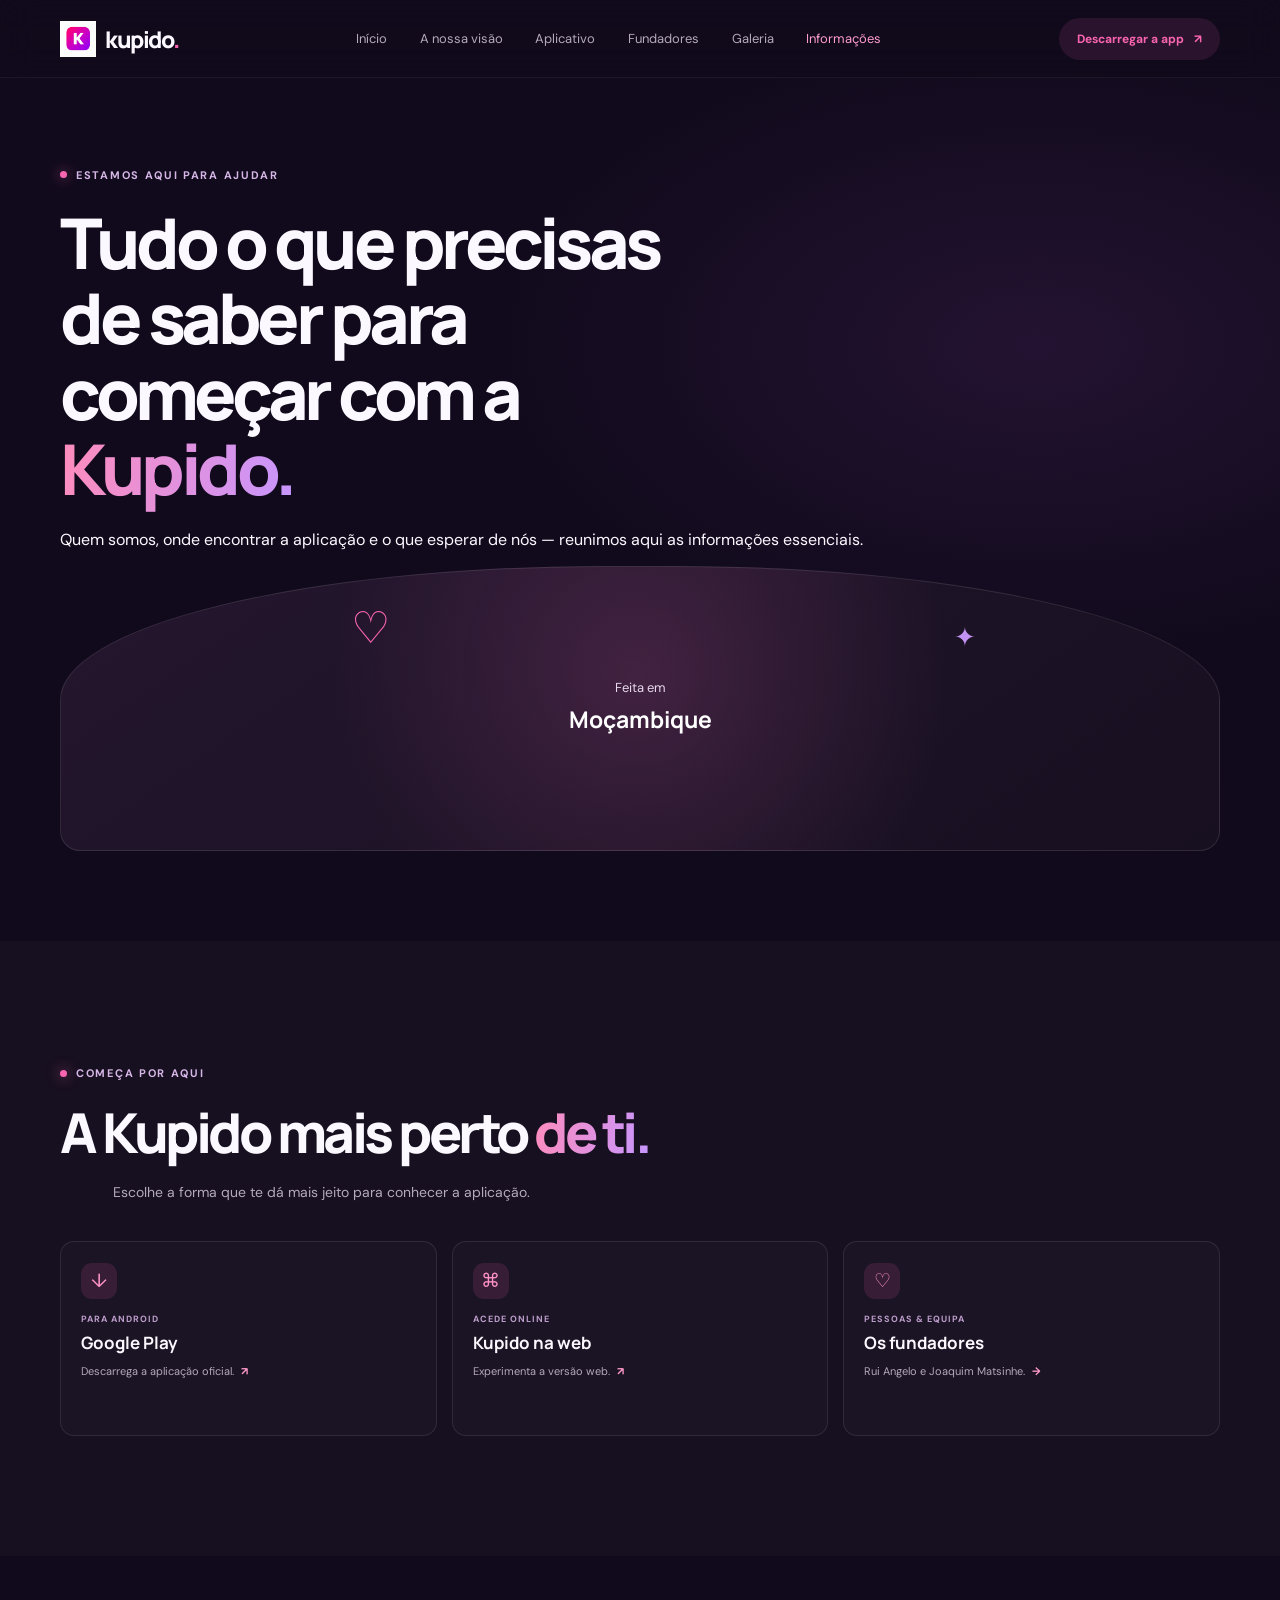
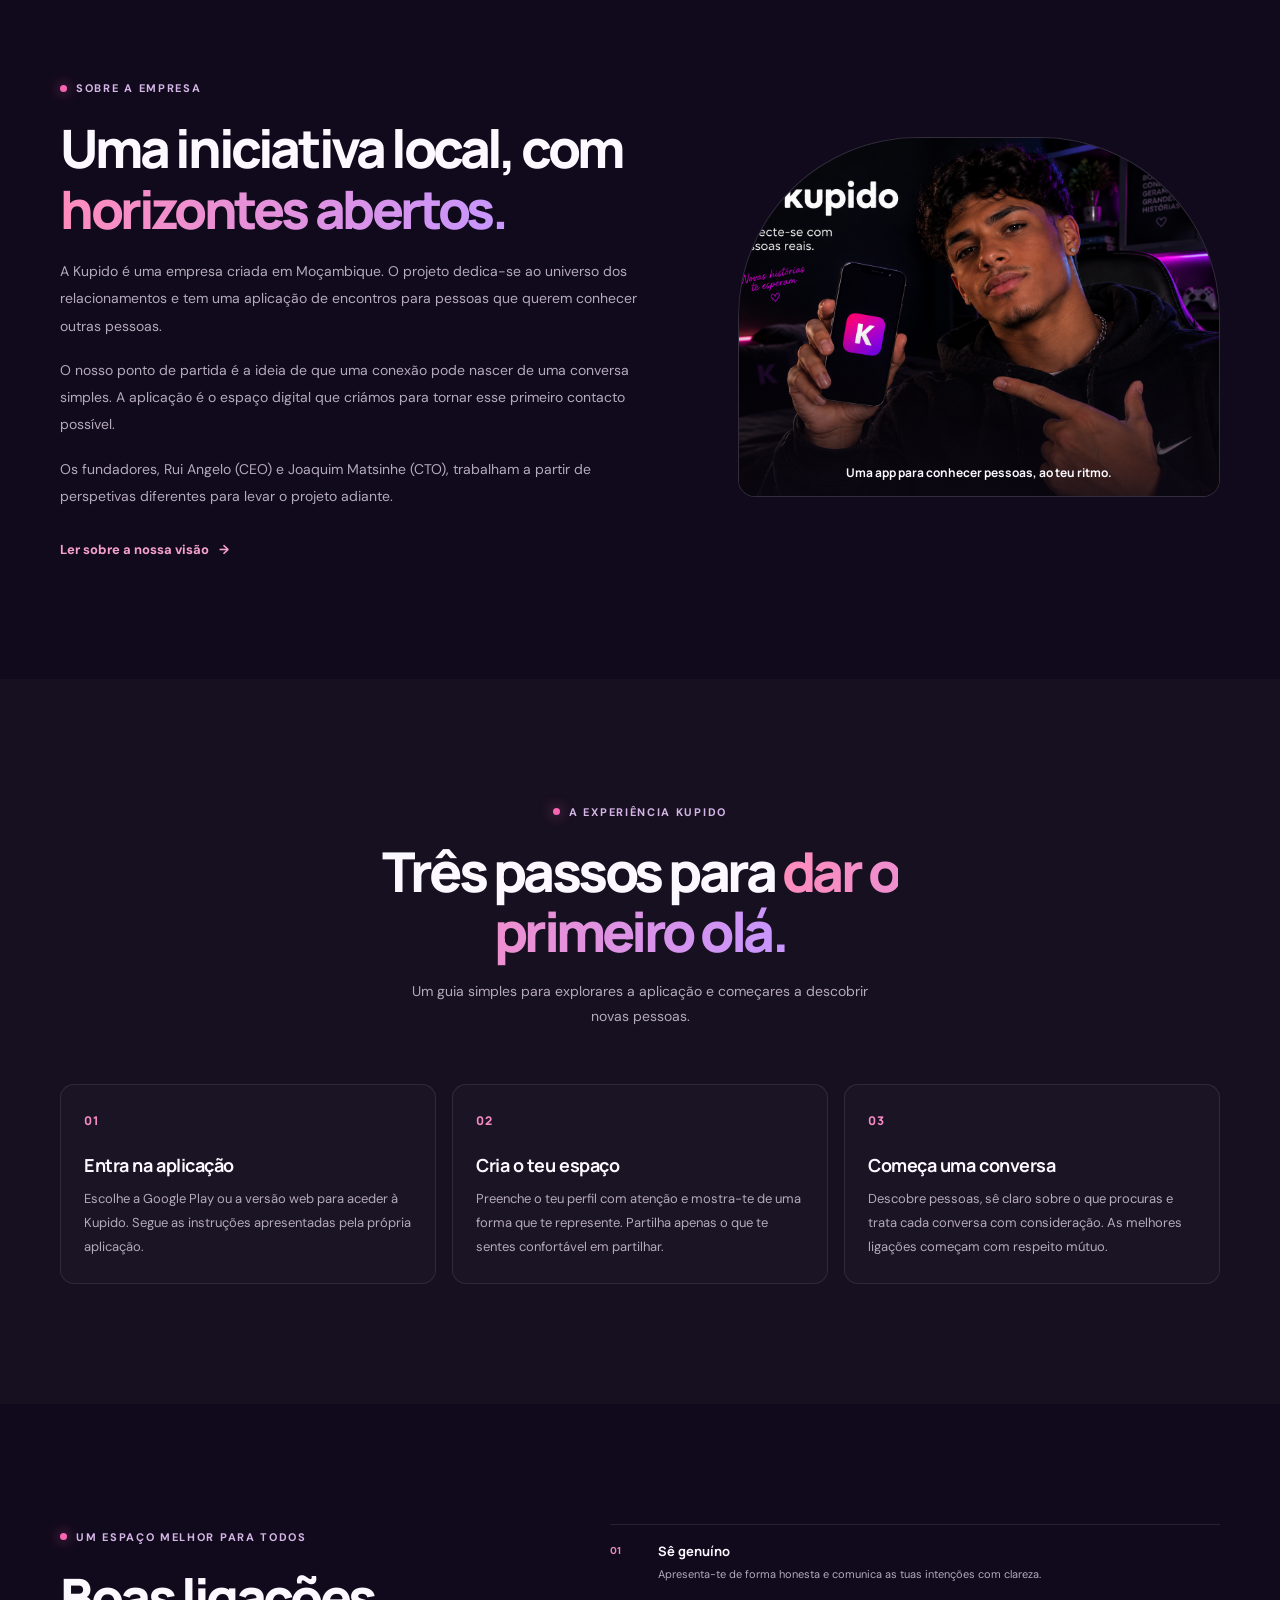
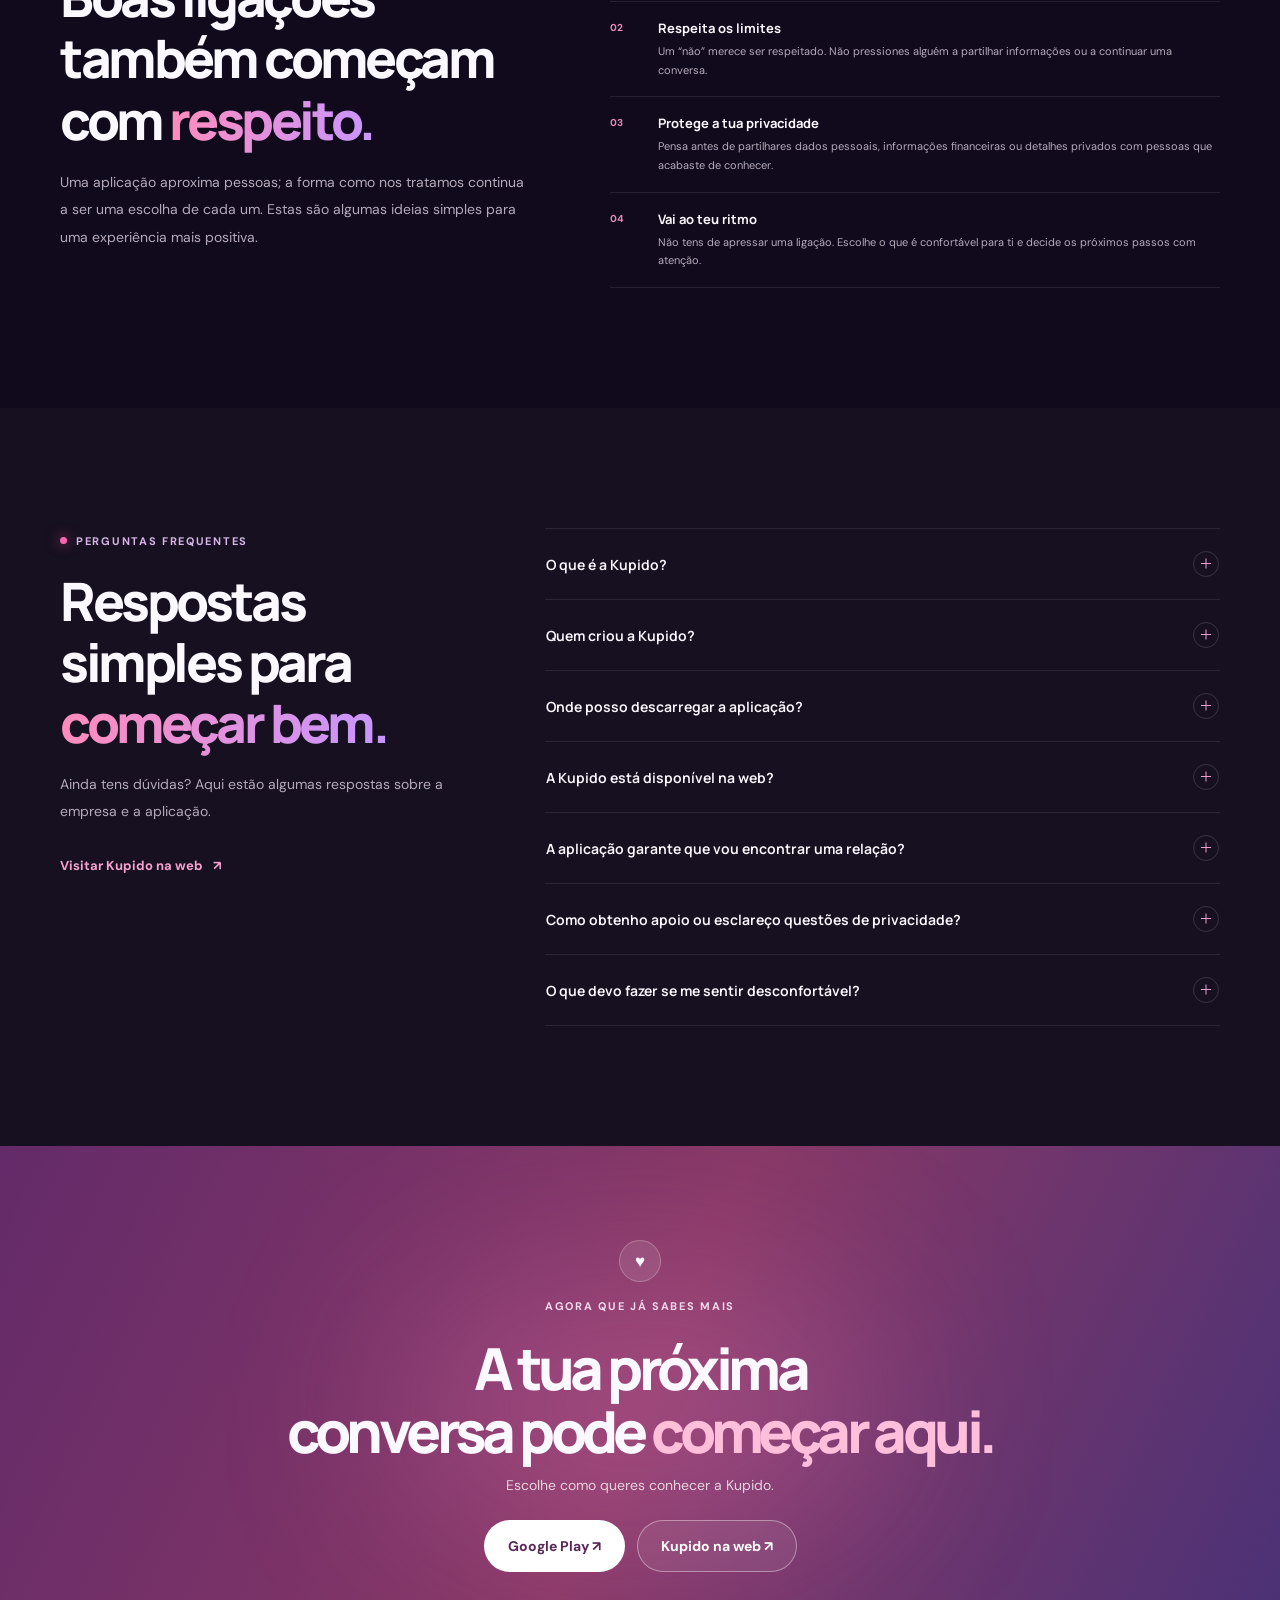
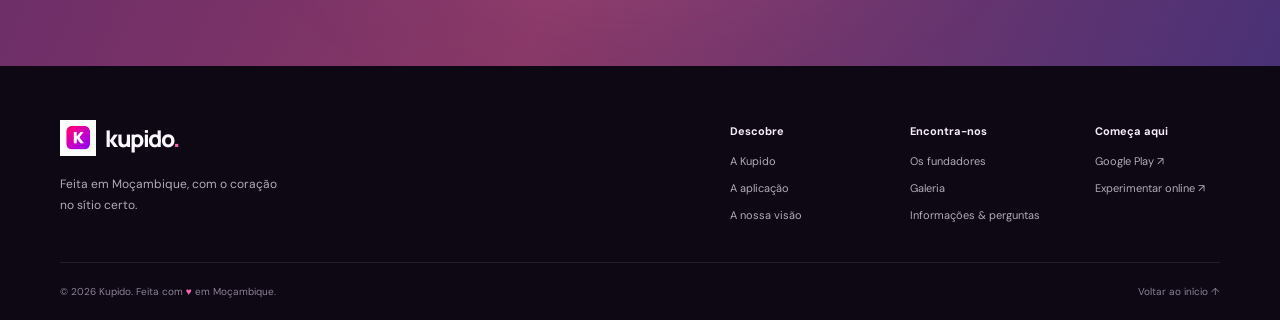
<file: informacoes.html>
<!DOCTYPE html>
<html lang="pt-MZ">
<head>
  <meta charset="UTF-8">
  <meta name="viewport" content="width=device-width, initial-scale=1">
  <meta name="theme-color" content="#110a1c">
  <meta name="description" content="Encontra informação sobre a Kupido, como aceder à app na Google Play ou na web, os seus fundadores e respostas a perguntas frequentes.">
  <title>Informações — Kupido</title>
  <link rel="icon" href="img-add/logo.ico">
  <link rel="preconnect" href="https://fonts.googleapis.com">
  <link rel="preconnect" href="https://fonts.gstatic.com" crossorigin>
  <link href="https://fonts.googleapis.com/css2?family=DM+Sans:wght@400;500;600;700&family=Manrope:wght@400;500;600;700;800&display=swap" rel="stylesheet">
  <link rel="stylesheet" href="styles.css">
  <script src="script.js" defer></script>
</head>
<body>
  <a class="skip-link" href="#conteudo">Saltar para o conteúdo</a>
  <header class="site-header"><div class="container header-inner">
    <a class="brand" href="index.html" aria-label="Kupido — início"><span class="brand-mark" aria-hidden="true"><svg viewBox="0 0 40 40" fill="none"><path d="M20 34S5 25.1 5 14.8A8.4 8.4 0 0 1 20 10a8.4 8.4 0 0 1 15 4.8C35 25.1 20 34 20 34Z" fill="currentColor"/><path d="m12.5 19.5 5 5 10-11" stroke="#190E24" stroke-width="2.8" stroke-linecap="round" stroke-linejoin="round"/></svg></span><span class="brand-name">kupido<span>.</span></span></a>
    <button class="menu-toggle" type="button" aria-label="Abrir menu" aria-expanded="false" aria-controls="site-nav"><span></span><span></span></button>
    <nav class="site-nav" id="site-nav" aria-label="Navegação principal"><a href="index.html">Início</a><a href="o-que-queremos.html">A nossa visão</a><a href="index.html#aplicativo">Aplicativo</a><a href="equipa.html">Fundadores</a><a href="galeria.html">Galeria</a><a href="informacoes.html" aria-current="page">Informações</a><div class="mobile-nav-actions"><a class="button button-primary" href="https://play.google.com/store/apps/details?id=com.kupidosocial.app&amp;pcampaignid=web_share" target="_blank" rel="noopener noreferrer">Google Play <span aria-hidden="true">↗</span></a><a class="button button-ghost" href="https://app-kupido-01.vercel.app/" target="_blank" rel="noopener noreferrer">Versão web <span aria-hidden="true">↗</span></a></div></nav>
    <a class="button button-small header-cta" href="https://play.google.com/store/apps/details?id=com.kupidosocial.app&amp;pcampaignid=web_share" target="_blank" rel="noopener noreferrer">Descarregar a app <span aria-hidden="true">↗</span></a>
  </div></header>
  <main id="conteudo">
    <section class="inner-hero info-hero"><div class="container info-hero-grid"><div><p class="eyebrow"><span class="eyebrow-dot"></span> Estamos aqui para ajudar</p><h1>Tudo o que precisas de saber para começar com a <span class="accent-text">Kupido.</span></h1><p>Quem somos, onde encontrar a aplicação e o que esperar de nós — reunimos aqui as informações essenciais.</p></div><div class="info-hero-art"><span class="info-art-heart">♡</span><span class="info-art-star">✦</span><span>Feita em<br><strong>Moçambique</strong></span></div></div></section>
    <section class="section info-quick-section"><div class="container"><div class="section-heading"><p class="eyebrow"><span class="eyebrow-dot"></span> Começa por aqui</p><h2>A Kupido mais perto <span class="accent-text">de ti.</span></h2><p>Escolhe a forma que te dá mais jeito para conhecer a aplicação.</p></div><div class="info-link-grid">
      <a class="info-link-card" href="https://play.google.com/store/apps/details?id=com.kupidosocial.app&amp;pcampaignid=web_share" target="_blank" rel="noopener noreferrer"><span class="info-card-icon">↓</span><span class="info-card-label">Para Android</span><strong>Google Play</strong><span>Descarrega a aplicação oficial. <b>↗</b></span></a>
      <a class="info-link-card" href="https://app-kupido-01.vercel.app/" target="_blank" rel="noopener noreferrer"><span class="info-card-icon">⌘</span><span class="info-card-label">Acede online</span><strong>Kupido na web</strong><span>Experimenta a versão web. <b>↗</b></span></a>
      <a class="info-link-card" href="equipa.html"><span class="info-card-icon">♡</span><span class="info-card-label">Pessoas &amp; equipa</span><strong>Os fundadores</strong><span>Rui Angelo e Joaquim Matsinhe. <b>→</b></span></a>
    </div></div></section>
    <section class="section info-about-section"><div class="container info-about-grid"><div><p class="eyebrow"><span class="eyebrow-dot"></span> Sobre a empresa</p><h2>Uma iniciativa local, com <span class="accent-text">horizontes abertos.</span></h2><p>A Kupido é uma empresa criada em Moçambique. O projeto dedica-se ao universo dos relacionamentos e tem uma aplicação de encontros para pessoas que querem conhecer outras pessoas.</p><p>O nosso ponto de partida é a ideia de que uma conexão pode nascer de uma conversa simples. A aplicação é o espaço digital que criámos para tornar esse primeiro contacto possível.</p><p>Os fundadores, Rui Angelo (CEO) e Joaquim Matsinhe (CTO), trabalham a partir de perspetivas diferentes para levar o projeto adiante.</p><a class="text-link" href="o-que-queremos.html">Ler sobre a nossa visão <span aria-hidden="true">→</span></a></div><div class="info-about-image"><img src="img-add/Rapaz com smartphone Kupido num quarto neon.png" alt="Pessoa a utilizar o telemóvel num ambiente iluminado" loading="lazy"><span>Uma app para conhecer pessoas, ao teu ritmo.</span></div></div></section>
    <section class="section info-guide-section"><div class="container"><div class="section-heading centered-heading"><p class="eyebrow"><span class="eyebrow-dot"></span> A experiência Kupido</p><h2>Três passos para <span class="accent-text">dar o primeiro olá.</span></h2><p>Um guia simples para explorares a aplicação e começares a descobrir novas pessoas.</p></div><div class="steps-grid"><article><span>01</span><h3>Entra na aplicação</h3><p>Escolhe a Google Play ou a versão web para aceder à Kupido. Segue as instruções apresentadas pela própria aplicação.</p></article><article><span>02</span><h3>Cria o teu espaço</h3><p>Preenche o teu perfil com atenção e mostra-te de uma forma que te represente. Partilha apenas o que te sentes confortável em partilhar.</p></article><article><span>03</span><h3>Começa uma conversa</h3><p>Descobre pessoas, sê claro sobre o que procuras e trata cada conversa com consideração. As melhores ligações começam com respeito mútuo.</p></article></div></div></section>
    <section class="section info-values-section"><div class="container info-values-grid"><div><p class="eyebrow"><span class="eyebrow-dot"></span> Um espaço melhor para todos</p><h2>Boas ligações também começam com <span class="accent-text">respeito.</span></h2><p>Uma aplicação aproxima pessoas; a forma como nos tratamos continua a ser uma escolha de cada um. Estas são algumas ideias simples para uma experiência mais positiva.</p></div><div class="info-tip-list"><article><span>01</span><div><h3>Sê genuíno</h3><p>Apresenta-te de forma honesta e comunica as tuas intenções com clareza.</p></div></article><article><span>02</span><div><h3>Respeita os limites</h3><p>Um “não” merece ser respeitado. Não pressiones alguém a partilhar informações ou a continuar uma conversa.</p></div></article><article><span>03</span><div><h3>Protege a tua privacidade</h3><p>Pensa antes de partilhares dados pessoais, informações financeiras ou detalhes privados com pessoas que acabaste de conhecer.</p></div></article><article><span>04</span><div><h3>Vai ao teu ritmo</h3><p>Não tens de apressar uma ligação. Escolhe o que é confortável para ti e decide os próximos passos com atenção.</p></div></article></div></div></section>
    <section class="section info-faq-section"><div class="container info-faq-grid"><div><p class="eyebrow"><span class="eyebrow-dot"></span> Perguntas frequentes</p><h2>Respostas simples para <span class="accent-text">começar bem.</span></h2><p>Ainda tens dúvidas? Aqui estão algumas respostas sobre a empresa e a aplicação.</p><a class="text-link" href="https://app-kupido-01.vercel.app/" target="_blank" rel="noopener noreferrer">Visitar Kupido na web <span aria-hidden="true">↗</span></a></div><div class="faq-list">
      <article class="faq-item"><h3><button class="faq-question" type="button" aria-expanded="false">O que é a Kupido?<span class="faq-toggle" aria-hidden="true"></span></button></h3><div class="faq-answer" hidden><p>A Kupido é uma empresa moçambicana com uma aplicação de encontros concebida para aproximar pessoas e dar espaço a novas conversas.</p></div></article>
      <article class="faq-item"><h3><button class="faq-question" type="button" aria-expanded="false">Quem criou a Kupido?<span class="faq-toggle" aria-hidden="true"></span></button></h3><div class="faq-answer" hidden><p>Os fundadores apresentados neste site são Rui Angelo, CEO, e Joaquim Matsinhe, CTO. Podes conhecer melhor os seus papéis e visitar os respetivos Instagram na página dos fundadores.</p></div></article>
      <article class="faq-item"><h3><button class="faq-question" type="button" aria-expanded="false">Onde posso descarregar a aplicação?<span class="faq-toggle" aria-hidden="true"></span></button></h3><div class="faq-answer" hidden><p>A aplicação está disponível através do link da Google Play nesta página. Também podes visitar a experiência web da Kupido.</p></div></article>
      <article class="faq-item"><h3><button class="faq-question" type="button" aria-expanded="false">A Kupido está disponível na web?<span class="faq-toggle" aria-hidden="true"></span></button></h3><div class="faq-answer" hidden><p>Sim. Usa o link “Kupido na web” para aceder a app-kupido-01.vercel.app.</p></div></article>
      <article class="faq-item"><h3><button class="faq-question" type="button" aria-expanded="false">A aplicação garante que vou encontrar uma relação?<span class="faq-toggle" aria-hidden="true"></span></button></h3><div class="faq-answer" hidden><p>Não. A Kupido oferece um espaço para conhecer pessoas; cada conversa e cada resultado dependem das pessoas envolvidas. Não podemos garantir um encontro ou uma relação.</p></div></article>
      <article class="faq-item"><h3><button class="faq-question" type="button" aria-expanded="false">Como obtenho apoio ou esclareço questões de privacidade?<span class="faq-toggle" aria-hidden="true"></span></button></h3><div class="faq-answer" hidden><p>Consulta as opções de ajuda, as condições e as informações de privacidade disponíveis na própria aplicação ou na respetiva página da Google Play. Não publicamos aqui contactos de apoio que não tenham sido confirmados.</p></div></article>
      <article class="faq-item"><h3><button class="faq-question" type="button" aria-expanded="false">O que devo fazer se me sentir desconfortável?<span class="faq-toggle" aria-hidden="true"></span></button></h3><div class="faq-answer" hidden><p>Podes interromper a conversa. Evita partilhar informação sensível e consulta as opções de segurança e denúncia disponíveis diretamente na aplicação.</p></div></article>
    </div></div></section>
    <section class="section section-cta"><div class="cta-glow" aria-hidden="true"></div><div class="container cta-inner"><span class="cta-heart" aria-hidden="true">♥</span><p class="eyebrow">Agora que já sabes mais</p><h2>A tua próxima<br>conversa pode <span>começar aqui.</span></h2><p>Escolhe como queres conhecer a Kupido.</p><div class="hero-actions cta-actions"><a class="button button-light" href="https://play.google.com/store/apps/details?id=com.kupidosocial.app&amp;pcampaignid=web_share" target="_blank" rel="noopener noreferrer">Google Play ↗</a><a class="button button-outline-light" href="https://app-kupido-01.vercel.app/" target="_blank" rel="noopener noreferrer">Kupido na web ↗</a></div></div></section>
  </main>
  <footer class="site-footer"><div class="container"><div class="footer-main"><div class="footer-brand"><a class="brand" href="index.html" aria-label="Kupido — início"><span class="brand-mark" aria-hidden="true"><svg viewBox="0 0 40 40" fill="none"><path d="M20 34S5 25.1 5 14.8A8.4 8.4 0 0 1 20 10a8.4 8.4 0 0 1 15 4.8C35 25.1 20 34 20 34Z" fill="currentColor"/><path d="m12.5 19.5 5 5 10-11" stroke="#190E24" stroke-width="2.8" stroke-linecap="round" stroke-linejoin="round"/></svg></span><span class="brand-name">kupido<span>.</span></span></a><p>Feita em Moçambique, com o coração no sítio certo.</p></div><div class="footer-links"><div><p class="footer-label">Descobre</p><a href="index.html#sobre">A Kupido</a><a href="index.html#aplicativo">A aplicação</a><a href="o-que-queremos.html">A nossa visão</a></div><div><p class="footer-label">Encontra-nos</p><a href="equipa.html">Os fundadores</a><a href="galeria.html">Galeria</a><a href="informacoes.html">Informações &amp; perguntas</a></div><div><p class="footer-label">Começa aqui</p><a href="https://play.google.com/store/apps/details?id=com.kupidosocial.app&amp;pcampaignid=web_share" target="_blank" rel="noopener noreferrer">Google Play ↗</a><a href="https://app-kupido-01.vercel.app/" target="_blank" rel="noopener noreferrer">Experimentar online ↗</a></div></div></div><div class="footer-bottom"><p>© <span id="current-year">2025</span> Kupido. Feita com <span class="footer-heart" aria-label="amor">♥</span> em Moçambique.</p><a href="#conteudo">Voltar ao início ↑</a></div></div></footer>
</body>
</html>
</file>
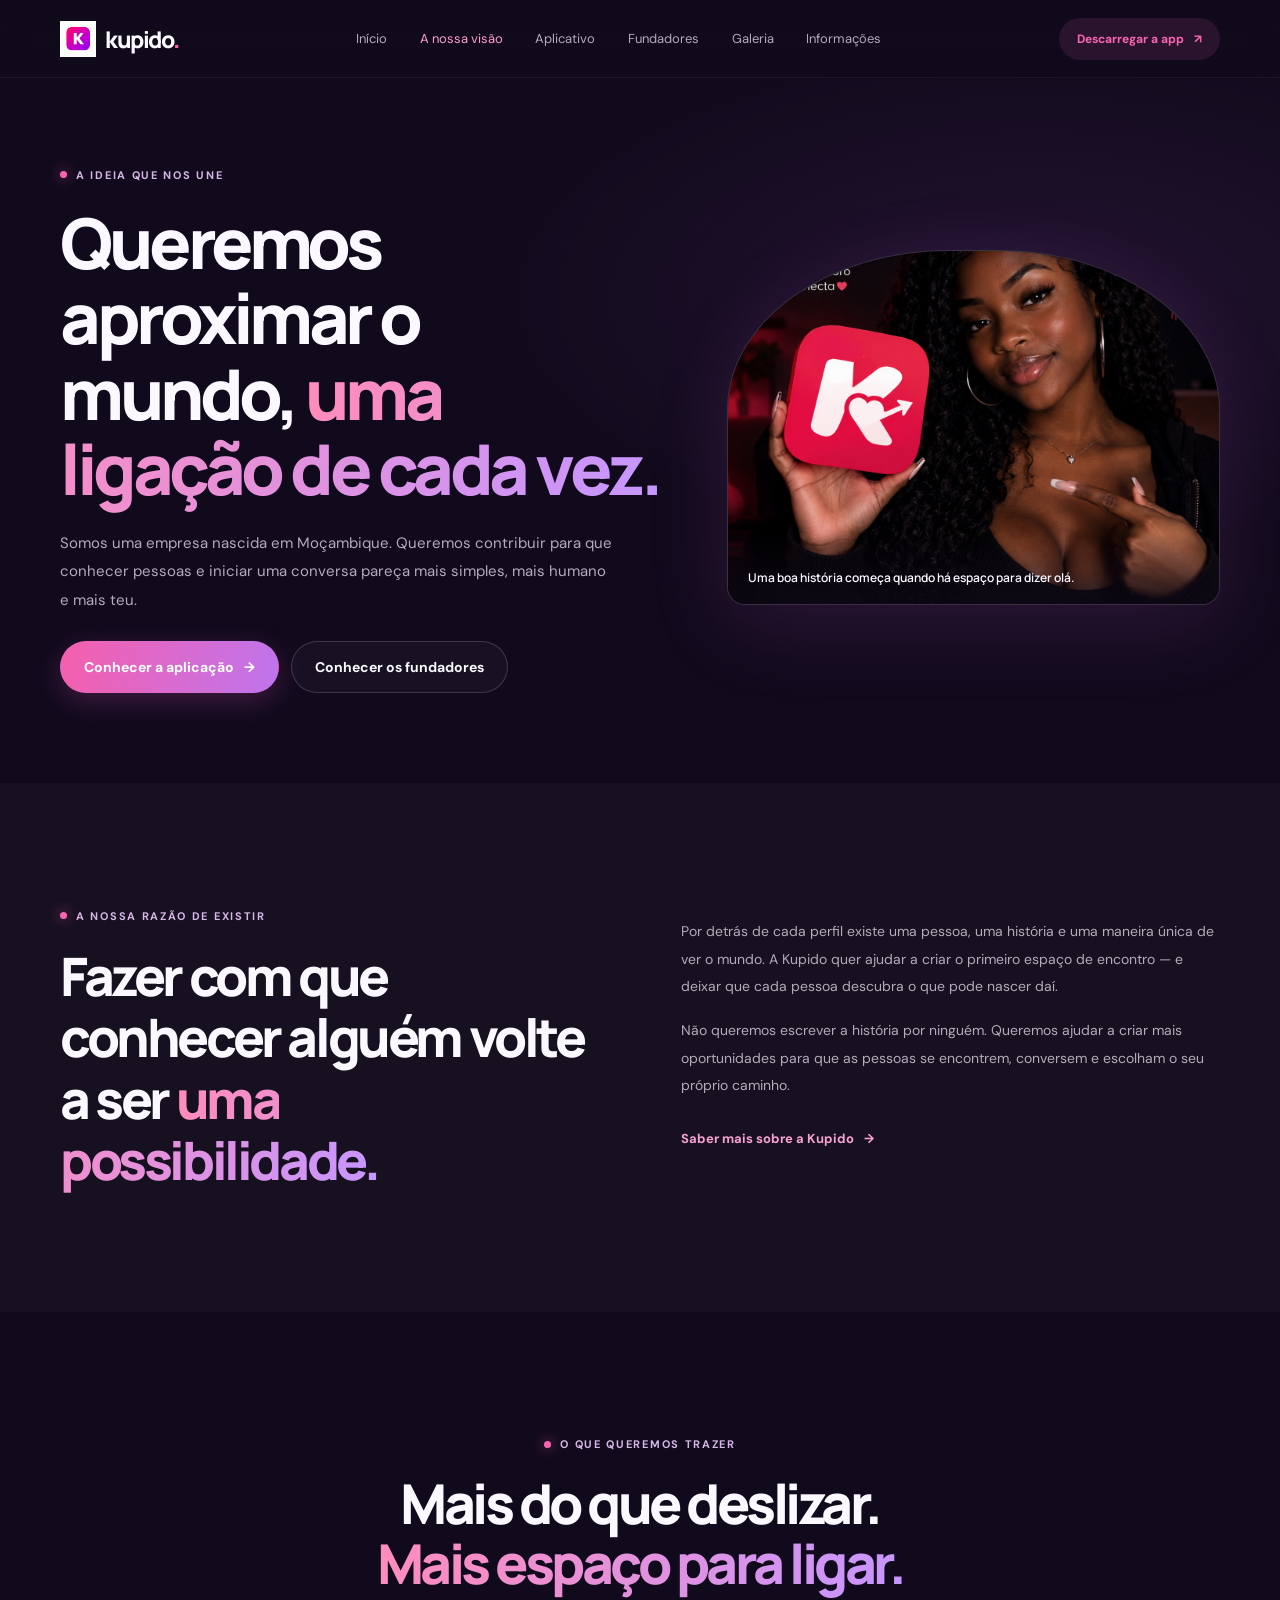
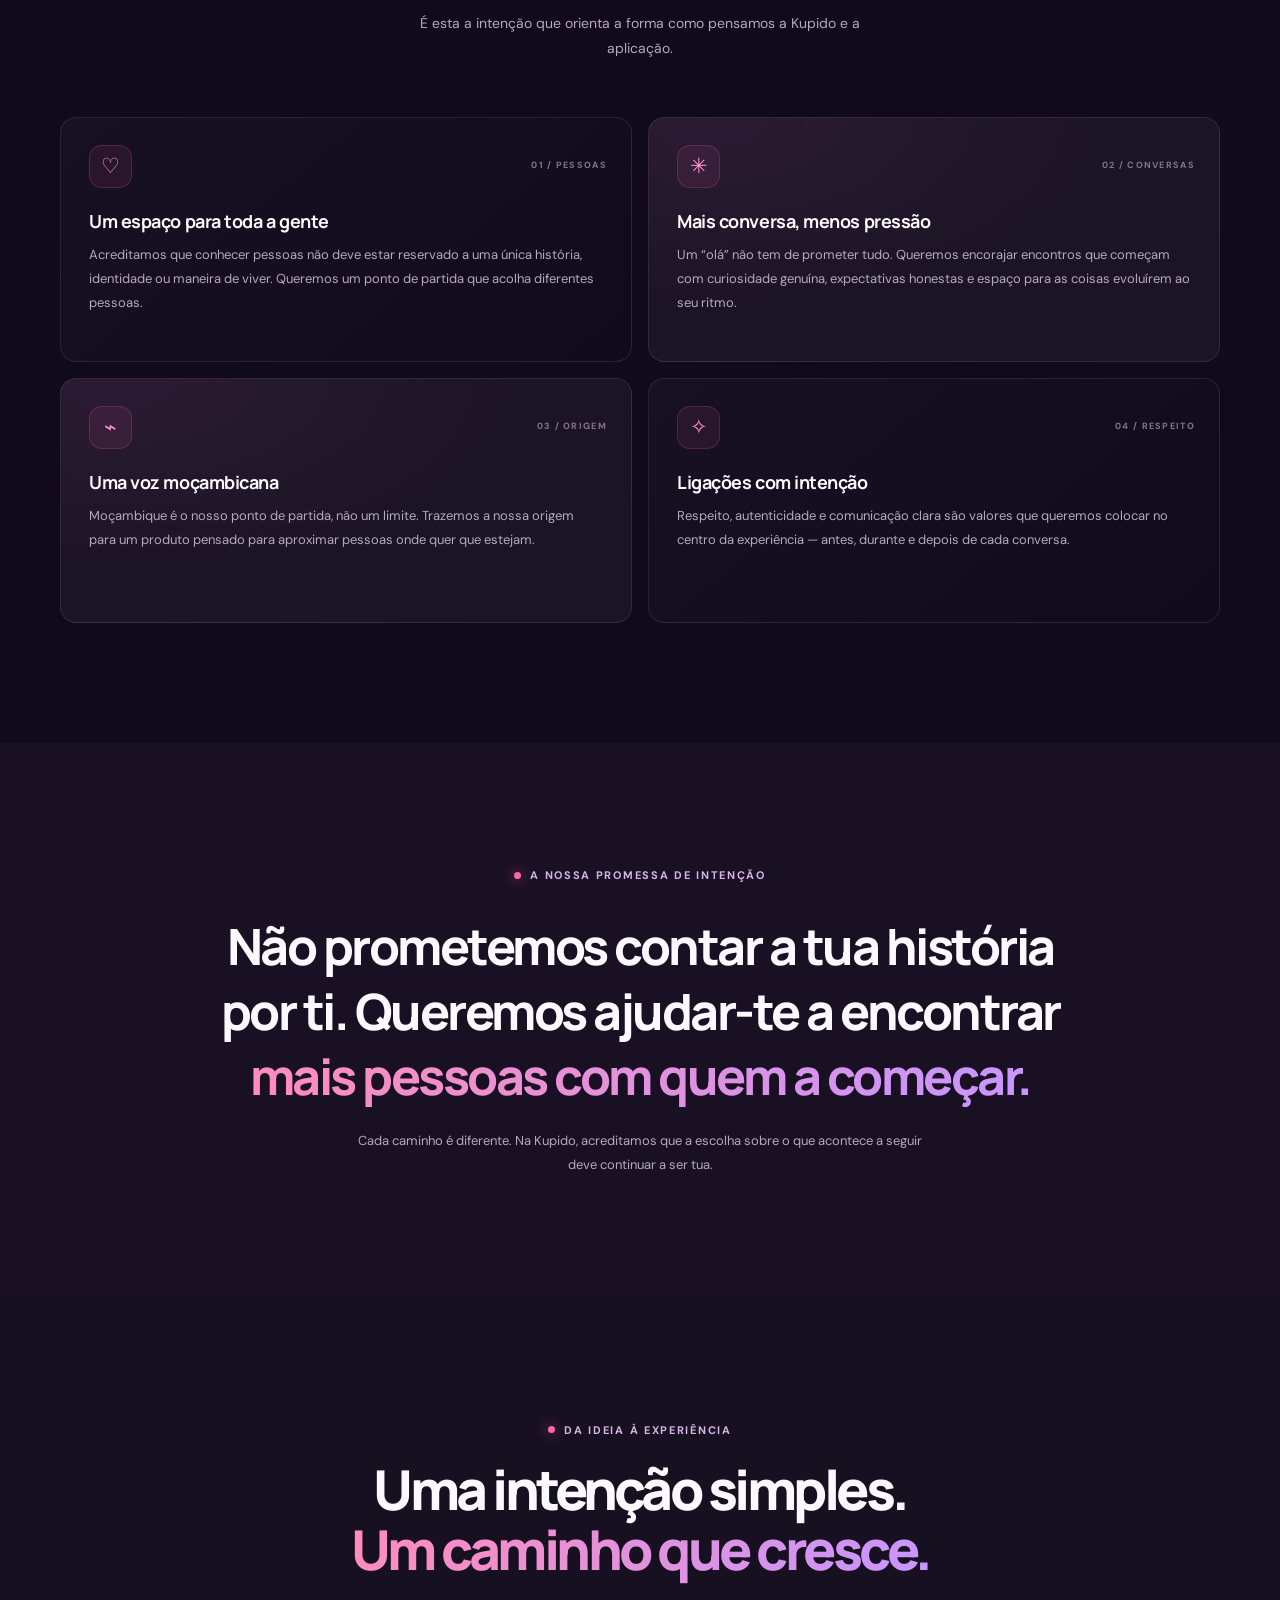
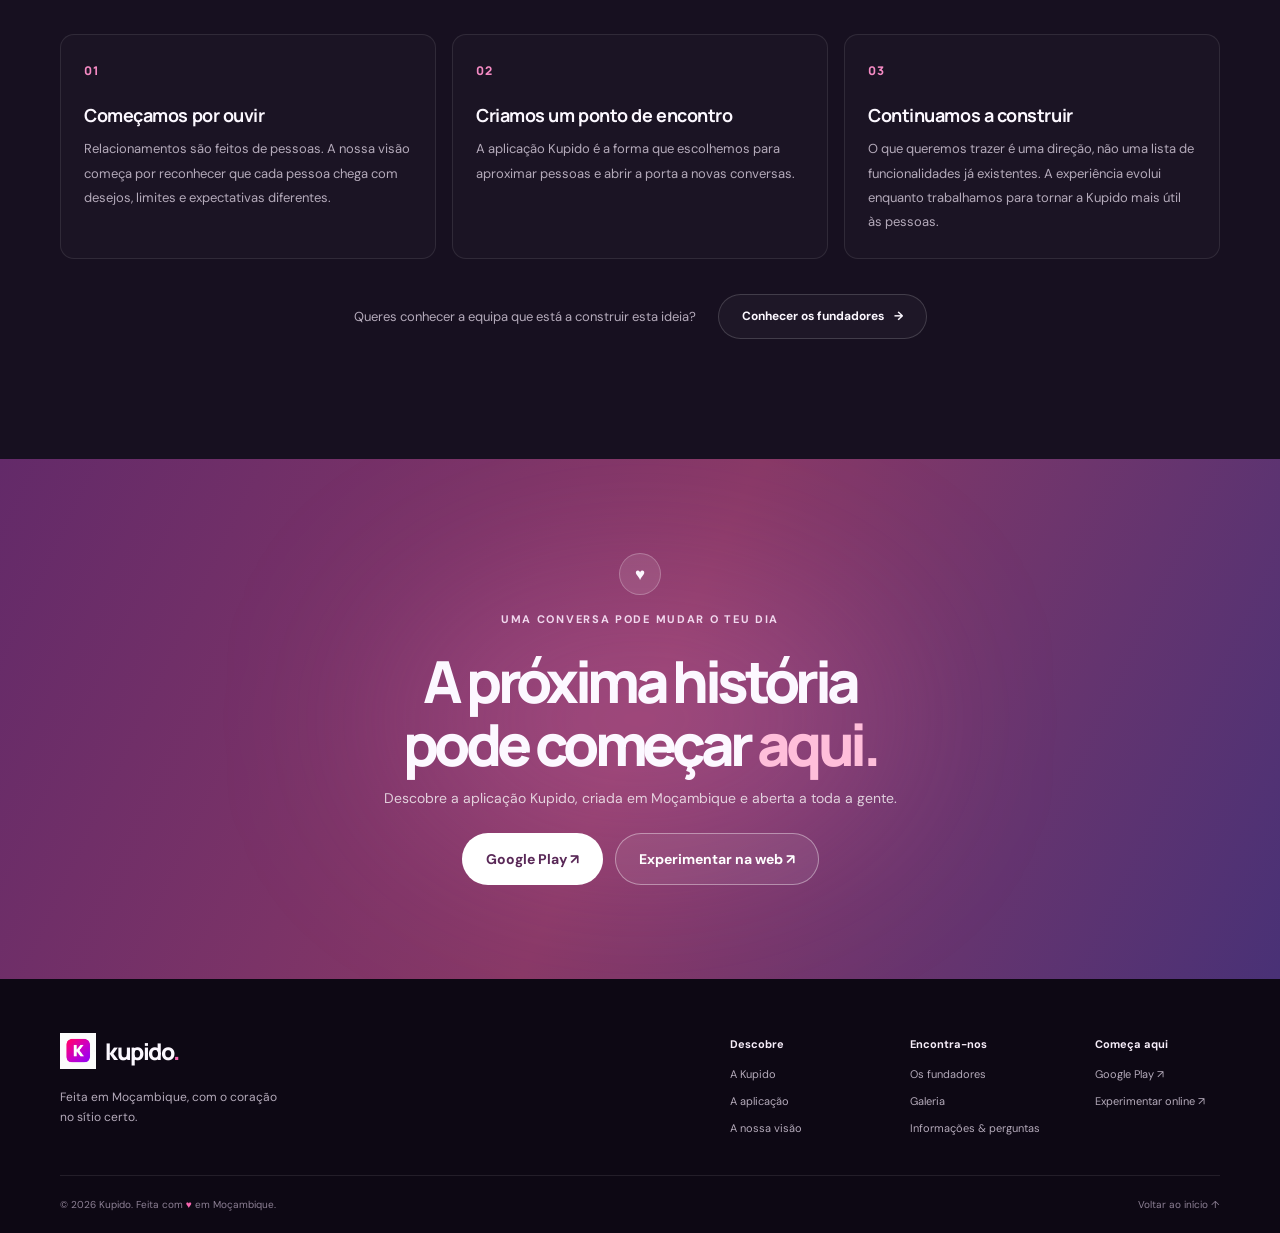
<file: o-que-queremos.html>
<!DOCTYPE html>
<html lang="pt-MZ">
<head>
  <meta charset="UTF-8">
  <meta name="viewport" content="width=device-width, initial-scale=1">
  <meta name="theme-color" content="#110a1c">
  <meta name="description" content="Descobre o que a Kupido, empresa moçambicana, quer trazer ao mundo dos relacionamentos: mais espaço para conhecer, conversar e criar ligações ao teu ritmo.">
  <title>A nossa visão — Kupido</title>
  <link rel="icon" href="img-add/logo.ico">
  <link rel="preconnect" href="https://fonts.googleapis.com">
  <link rel="preconnect" href="https://fonts.gstatic.com" crossorigin>
  <link href="https://fonts.googleapis.com/css2?family=DM+Sans:wght@400;500;600;700&family=Manrope:wght@400;500;600;700;800&display=swap" rel="stylesheet">
  <link rel="stylesheet" href="styles.css">
  <script src="script.js" defer></script>
</head>
<body>
  <a class="skip-link" href="#conteudo">Saltar para o conteúdo</a>
  <header class="site-header"><div class="container header-inner">
    <a class="brand" href="index.html" aria-label="Kupido — início"><span class="brand-mark" aria-hidden="true"><svg viewBox="0 0 40 40" fill="none"><path d="M20 34S5 25.1 5 14.8A8.4 8.4 0 0 1 20 10a8.4 8.4 0 0 1 15 4.8C35 25.1 20 34 20 34Z" fill="currentColor"/><path d="m12.5 19.5 5 5 10-11" stroke="#190E24" stroke-width="2.8" stroke-linecap="round" stroke-linejoin="round"/></svg></span><span class="brand-name">kupido<span>.</span></span></a>
    <button class="menu-toggle" type="button" aria-label="Abrir menu" aria-expanded="false" aria-controls="site-nav"><span></span><span></span></button>
    <nav class="site-nav" id="site-nav" aria-label="Navegação principal"><a href="index.html">Início</a><a href="o-que-queremos.html" aria-current="page">A nossa visão</a><a href="index.html#aplicativo">Aplicativo</a><a href="equipa.html">Fundadores</a><a href="galeria.html">Galeria</a><a href="informacoes.html">Informações</a><div class="mobile-nav-actions"><a class="button button-primary" href="https://play.google.com/store/apps/details?id=com.kupidosocial.app&amp;pcampaignid=web_share" target="_blank" rel="noopener noreferrer">Google Play <span aria-hidden="true">↗</span></a><a class="button button-ghost" href="https://app-kupido-01.vercel.app/" target="_blank" rel="noopener noreferrer">Versão web <span aria-hidden="true">↗</span></a></div></nav>
    <a class="button button-small header-cta" href="https://play.google.com/store/apps/details?id=com.kupidosocial.app&amp;pcampaignid=web_share" target="_blank" rel="noopener noreferrer">Descarregar a app <span aria-hidden="true">↗</span></a>
  </div></header>
  <main id="conteudo">
    <section class="inner-hero vision-hero"><div class="container inner-hero-grid"><div><p class="eyebrow"><span class="eyebrow-dot"></span> A ideia que nos une</p><h1>Queremos aproximar o mundo, <span class="accent-text">uma ligação de cada vez.</span></h1><p>Somos uma empresa nascida em Moçambique. Queremos contribuir para que conhecer pessoas e iniciar uma conversa pareça mais simples, mais humano e mais teu.</p><div class="hero-actions"><a class="button button-primary" href="index.html#aplicativo">Conhecer a aplicação <span aria-hidden="true">→</span></a><a class="button button-ghost" href="equipa.html">Conhecer os fundadores</a></div></div><div class="inner-hero-image"><img src="img-add/Kupido_ Novas Pessoas, Novas Histórias.png" alt="Campanha Kupido sobre novas pessoas e novas histórias" fetchpriority="high"><span>Uma boa história começa quando há espaço para dizer olá.</span></div></div></section>
    <section class="section vision-purpose"><div class="container purpose-grid"><div><p class="eyebrow"><span class="eyebrow-dot"></span> A nossa razão de existir</p><h2>Fazer com que conhecer alguém volte a ser <span class="accent-text">uma possibilidade.</span></h2></div><div class="purpose-copy"><p>Por detrás de cada perfil existe uma pessoa, uma história e uma maneira única de ver o mundo. A Kupido quer ajudar a criar o primeiro espaço de encontro — e deixar que cada pessoa descubra o que pode nascer daí.</p><p>Não queremos escrever a história por ninguém. Queremos ajudar a criar mais oportunidades para que as pessoas se encontrem, conversem e escolham o seu próprio caminho.</p><a class="text-link" href="informacoes.html">Saber mais sobre a Kupido <span aria-hidden="true">→</span></a></div></div></section>
    <section class="section vision-pillars"><div class="container"><div class="section-heading centered-heading"><p class="eyebrow"><span class="eyebrow-dot"></span> O que queremos trazer</p><h2>Mais do que deslizar.<br><span class="accent-text">Mais espaço para ligar.</span></h2><p>É esta a intenção que orienta a forma como pensamos a Kupido e a aplicação.</p></div><div class="pillar-grid">
      <article class="pillar-card"><span class="pillar-icon">♡</span><span class="pillar-index">01 / PESSOAS</span><h3>Um espaço para toda a gente</h3><p>Acreditamos que conhecer pessoas não deve estar reservado a uma única história, identidade ou maneira de viver. Queremos um ponto de partida que acolha diferentes pessoas.</p></article>
      <article class="pillar-card"><span class="pillar-icon">✳</span><span class="pillar-index">02 / CONVERSAS</span><h3>Mais conversa, menos pressão</h3><p>Um “olá” não tem de prometer tudo. Queremos encorajar encontros que começam com curiosidade genuína, expectativas honestas e espaço para as coisas evoluírem ao seu ritmo.</p></article>
      <article class="pillar-card"><span class="pillar-icon">⌁</span><span class="pillar-index">03 / ORIGEM</span><h3>Uma voz moçambicana</h3><p>Moçambique é o nosso ponto de partida, não um limite. Trazemos a nossa origem para um produto pensado para aproximar pessoas onde quer que estejam.</p></article>
      <article class="pillar-card"><span class="pillar-icon">✧</span><span class="pillar-index">04 / RESPEITO</span><h3>Ligações com intenção</h3><p>Respeito, autenticidade e comunicação clara são valores que queremos colocar no centro da experiência — antes, durante e depois de cada conversa.</p></article>
    </div></div></section>
    <section class="section vision-statement"><div class="container statement-inner"><p class="eyebrow"><span class="eyebrow-dot"></span> A nossa promessa de intenção</p><blockquote>Não prometemos contar a tua história por ti. Queremos ajudar-te a encontrar <span class="accent-text">mais pessoas com quem a começar.</span></blockquote><p>Cada caminho é diferente. Na Kupido, acreditamos que a escolha sobre o que acontece a seguir deve continuar a ser tua.</p></div></section>
    <section class="section vision-steps"><div class="container"><div class="section-heading centered-heading"><p class="eyebrow"><span class="eyebrow-dot"></span> Da ideia à experiência</p><h2>Uma intenção simples.<br><span class="accent-text">Um caminho que cresce.</span></h2></div><div class="steps-grid"><article><span>01</span><h3>Começamos por ouvir</h3><p>Relacionamentos são feitos de pessoas. A nossa visão começa por reconhecer que cada pessoa chega com desejos, limites e expectativas diferentes.</p></article><article><span>02</span><h3>Criamos um ponto de encontro</h3><p>A aplicação Kupido é a forma que escolhemos para aproximar pessoas e abrir a porta a novas conversas.</p></article><article><span>03</span><h3>Continuamos a construir</h3><p>O que queremos trazer é uma direção, não uma lista de funcionalidades já existentes. A experiência evolui enquanto trabalhamos para tornar a Kupido mais útil às pessoas.</p></article></div><div class="vision-cta"><p>Queres conhecer a equipa que está a construir esta ideia?</p><a class="button button-ghost" href="equipa.html">Conhecer os fundadores <span aria-hidden="true">→</span></a></div></div></section>
    <section class="section section-cta"><div class="cta-glow" aria-hidden="true"></div><div class="container cta-inner"><span class="cta-heart" aria-hidden="true">♥</span><p class="eyebrow">Uma conversa pode mudar o teu dia</p><h2>A próxima história<br>pode começar <span>aqui.</span></h2><p>Descobre a aplicação Kupido, criada em Moçambique e aberta a toda a gente.</p><div class="hero-actions cta-actions"><a class="button button-light" href="https://play.google.com/store/apps/details?id=com.kupidosocial.app&amp;pcampaignid=web_share" target="_blank" rel="noopener noreferrer">Google Play ↗</a><a class="button button-outline-light" href="https://app-kupido-01.vercel.app/" target="_blank" rel="noopener noreferrer">Experimentar na web ↗</a></div></div></section>
  </main>
  <footer class="site-footer"><div class="container"><div class="footer-main"><div class="footer-brand"><a class="brand" href="index.html" aria-label="Kupido — início"><span class="brand-mark" aria-hidden="true"><svg viewBox="0 0 40 40" fill="none"><path d="M20 34S5 25.1 5 14.8A8.4 8.4 0 0 1 20 10a8.4 8.4 0 0 1 15 4.8C35 25.1 20 34 20 34Z" fill="currentColor"/><path d="m12.5 19.5 5 5 10-11" stroke="#190E24" stroke-width="2.8" stroke-linecap="round" stroke-linejoin="round"/></svg></span><span class="brand-name">kupido<span>.</span></span></a><p>Feita em Moçambique, com o coração no sítio certo.</p></div><div class="footer-links"><div><p class="footer-label">Descobre</p><a href="index.html#sobre">A Kupido</a><a href="index.html#aplicativo">A aplicação</a><a href="o-que-queremos.html">A nossa visão</a></div><div><p class="footer-label">Encontra-nos</p><a href="equipa.html">Os fundadores</a><a href="galeria.html">Galeria</a><a href="informacoes.html">Informações &amp; perguntas</a></div><div><p class="footer-label">Começa aqui</p><a href="https://play.google.com/store/apps/details?id=com.kupidosocial.app&amp;pcampaignid=web_share" target="_blank" rel="noopener noreferrer">Google Play ↗</a><a href="https://app-kupido-01.vercel.app/" target="_blank" rel="noopener noreferrer">Experimentar online ↗</a></div></div></div><div class="footer-bottom"><p>© <span id="current-year">2025</span> Kupido. Feita com <span class="footer-heart" aria-label="amor">♥</span> em Moçambique.</p><a href="#conteudo">Voltar ao início ↑</a></div></div></footer>
</body>
</html>
</file>
<file: styles.css>
:root {
  color-scheme: dark;
  --bg: #110a1c;
  --bg-soft: #171020;
  --surface: #1b1425;
  --surface-light: #241a30;
  --text: #fcf8ff;
  --muted: #b4aaba;
  --pink: #fa65b1;
  --purple: #bd8aff;
  --line: rgb(255 255 255 / 9%);
  --font-body: "DM Sans", sans-serif;
  --font-display: "Manrope", sans-serif;
}

* { box-sizing: border-box; }
html { scroll-behavior: smooth; scroll-padding-top: 88px; }
body { margin: 0; background: var(--bg); color: var(--text); font-family: var(--font-body); font-size: 16px; -webkit-font-smoothing: antialiased; }
body.menu-open { overflow: hidden; }
img { display: block; width: 100%; height: 100%; object-fit: cover; }
a { color: inherit; text-decoration: none; }
button { color: inherit; font: inherit; }
.container { width: min(1160px, calc(100% - 64px)); margin-inline: auto; }
.section { position: relative; padding: 120px 0; }
.section-shell { position: relative; }
.skip-link { position: fixed; z-index: 100; top: 12px; left: 12px; padding: 12px 18px; transform: translateY(-160%); border-radius: 8px; background: var(--text); color: var(--bg); font-weight: 700; }
.skip-link:focus { transform: translateY(0); }

.site-header { position: sticky; z-index: 20; top: 0; height: 78px; border-bottom: 1px solid rgb(255 255 255 / 5%); background: rgb(17 10 28 / 90%); backdrop-filter: blur(18px); }
.header-inner { display: flex; height: 100%; align-items: center; justify-content: space-between; gap: 24px; }
.brand { display: inline-flex; flex: 0 0 auto; align-items: center; gap: 9px; }
.brand-mark { display: inline-flex; width: 36px; height: 36px; flex: 0 0 auto; align-items: center; background: url("img-add/logo.ico") center / contain no-repeat; }
.brand-mark svg { display: none; }
.brand-name { font-family: var(--font-display); font-size: 23px; font-weight: 800; letter-spacing: -1.5px; }
.brand-name > span { color: var(--pink); }
.site-nav { display: flex; align-items: center; gap: clamp(18px, 2.55vw, 34px); }
.site-nav a, .footer-links a { color: var(--muted); font-size: 13px; transition: color .2s ease; }
.site-nav a:hover, .site-nav a.is-active, .footer-links a:hover { color: var(--text); }
.button { display: inline-flex; min-height: 52px; align-items: center; justify-content: center; gap: 10px; padding: 0 23px; border: 1px solid transparent; border-radius: 999px; font-size: 14px; font-weight: 700; transition: transform .2s ease, background .2s ease, border-color .2s ease, box-shadow .2s ease; }
.button:hover { transform: translateY(-2px); }
.button-small { min-height: 42px; padding-inline: 17px; background: rgb(250 101 177 / 11%); color: var(--pink); font-size: 12px; }
.button-small:hover { background: rgb(250 101 177 / 19%); }
.button-primary { background: linear-gradient(105deg, #f65fac, #be74ed); box-shadow: 0 8px 28px rgb(220 82 190 / 23%); color: #fff; }
.button-primary:hover { box-shadow: 0 12px 34px rgb(220 82 190 / 35%); }
.button-icon { width: 19px; height: 19px; }
.button-ghost { border-color: rgb(255 255 255 / 16%); background: rgb(255 255 255 / 3%); color: var(--text); }
.button-ghost:hover { border-color: rgb(250 101 177 / 55%); background: rgb(255 255 255 / 6%); }
.menu-toggle { display: none; }
.mobile-nav-actions { display: none; }
.site-nav a[aria-current="page"] { color: #ff9dcd; }

.hero { min-height: min(760px, calc(100svh - 78px)); overflow: hidden; background: radial-gradient(ellipse at 82% 41%, rgb(105 46 121 / 12%), transparent 32%), var(--bg); }
.hero-grid { position: relative; z-index: 1; display: grid; min-height: min(760px, calc(100svh - 78px)); grid-template-columns: 1.06fr .94fr; align-items: center; gap: 40px; padding-top: 28px; padding-bottom: 54px; }
.hero-glow { position: absolute; width: 380px; height: 380px; border-radius: 50%; filter: blur(100px); pointer-events: none; }
.hero-glow-one { top: 13%; right: -130px; background: rgb(184 76 214 / 12%); }
.hero-glow-two { bottom: -230px; left: 26%; background: rgb(250 101 177 / 8%); }
.eyebrow { display: inline-flex; align-items: center; gap: 9px; margin: 0 0 23px; color: #d5b6e6; font-size: 11px; font-weight: 700; letter-spacing: 1.7px; text-transform: uppercase; }
.eyebrow-dot { width: 7px; height: 7px; border-radius: 50%; background: var(--pink); box-shadow: 0 0 13px rgb(250 101 177 / 72%); }
h1, h2, h3, p, figure, blockquote { margin-top: 0; }
.hero h1, .section-heading h2, .section-copy h2, .faq-intro h2, .cta-inner h2 { margin-bottom: 23px; font-family: var(--font-display); font-size: clamp(46px, 5.3vw, 69px); font-weight: 800; letter-spacing: -4.6px; line-height: 1.09; }
.accent-text { background: linear-gradient(100deg, #ff8cbb, #c696ff); background-clip: text; -webkit-text-fill-color: transparent; }
.hero-description { max-width: 460px; margin-bottom: 30px; color: var(--muted); font-size: 16px; line-height: 1.8; }
.hero-actions { display: flex; flex-wrap: wrap; gap: 12px; }
.hero-note { display: flex; align-items: center; gap: 8px; margin-top: 27px; color: #a699ae; font-size: 12px; }
.note-heart { color: var(--pink); font-size: 15px; }
.note-divider { color: #685876; }
.hero-visual { position: relative; width: min(100%, 470px); height: 520px; justify-self: end; }
.hero-image-frame { position: absolute; inset: 14px 48px 38px 38px; overflow: hidden; border: 1px solid rgb(255 255 255 / 13%); border-radius: 48% 48% 30px 30px; background: #27192d; box-shadow: 0 20px 90px rgb(211 72 173 / 16%); transform: rotate(2deg); }
.hero-image-frame img { filter: saturate(.9); }
.image-shimmer { position: absolute; inset: 45% 0 0; background: linear-gradient(transparent, rgb(17 10 28 / 66%)); }
.visual-orbit { position: absolute; z-index: -1; border: 1px solid rgb(224 144 255 / 20%); border-radius: 50%; }
.orbit-one { inset: -2px 13px 25px 4px; transform: rotate(-12deg); }
.orbit-two { inset: 27px -5px 9px 34px; border-color: rgb(250 101 177 / 14%); transform: rotate(19deg); }
.floating-card { position: absolute; display: flex; align-items: center; gap: 12px; padding: 13px 16px; border: 1px solid rgb(255 255 255 / 9%); border-radius: 14px; background: rgb(31 23 43 / 92%); box-shadow: 0 12px 36px rgb(0 0 0 / 28%); backdrop-filter: blur(12px); }
.floating-card strong, .floating-card small { display: block; white-space: nowrap; }
.floating-card strong { margin-bottom: 4px; font-size: 11px; }
.floating-card small { color: #b7aabe; font-size: 10px; }
.floating-message { top: 80px; right: -24px; }
.floating-icon { display: grid; width: 32px; height: 32px; place-items: center; border-radius: 10px; background: rgb(250 101 177 / 14%); color: #ff86bf; }
.floating-match { bottom: 99px; left: -12px; }
.match-hearts { color: var(--pink); font-size: 16px; letter-spacing: 2px; }
.hero-image-caption { position: absolute; right: 42px; bottom: 52px; color: #fff; font-family: var(--font-display); font-size: 12px; font-weight: 600; letter-spacing: .25px; }
.hero-image-caption span { margin-left: 6px; color: var(--pink); }
.scroll-cue { position: absolute; bottom: 20px; left: 50%; display: flex; align-items: center; gap: 10px; transform: translateX(-50%); color: #8c7f94; font-size: 10px; letter-spacing: .6px; }
.scroll-cue span { position: relative; width: 16px; height: 24px; border: 1px solid #887592; border-radius: 10px; }
.scroll-cue span::after { position: absolute; top: 5px; left: 6px; width: 2px; height: 5px; border-radius: 2px; background: var(--pink); content: ""; animation: scroll-hint 1.5s ease-in-out infinite; }
@keyframes scroll-hint { 0%, 100% { transform: translateY(0); opacity: .45; } 50% { transform: translateY(5px); opacity: 1; } }

.section-about { overflow: hidden; background: var(--bg-soft); }
.about-grid { display: grid; grid-template-columns: 1fr .9fr; align-items: center; gap: 95px; }
.section-copy h2, .section-heading h2, .faq-intro h2 { font-size: clamp(38px, 4.4vw, 55px); letter-spacing: -3.5px; }
.section-copy > p:not(.eyebrow), .faq-intro > p:not(.eyebrow) { max-width: 500px; margin-bottom: 17px; color: var(--muted); font-size: 14px; line-height: 1.9; }
.text-link { display: inline-flex; align-items: center; gap: 10px; margin-top: 14px; color: #f7a1d1; font-size: 13px; font-weight: 700; transition: gap .2s ease; }
.text-link:hover { gap: 15px; }
.about-visual { position: relative; min-height: 430px; }
.about-image-main { position: absolute; top: 3px; right: 18px; width: 74%; height: 370px; overflow: hidden; border: 1px solid rgb(255 255 255 / 11%); border-radius: 180px 180px 20px 20px; background: var(--surface-light); }
.about-image-small { position: absolute; bottom: -5px; left: 0; width: 44%; height: 205px; overflow: hidden; border: 6px solid var(--bg-soft); border-radius: 20px; background: var(--surface-light); }
.about-stamp { position: absolute; right: -8px; bottom: 17px; display: grid; width: 109px; height: 109px; align-content: center; justify-items: center; border: 1px solid rgb(255 255 255 / 14%); border-radius: 50%; background: linear-gradient(145deg, #c27ce2, #f165a9); text-align: center; transform: rotate(9deg); }
.about-stamp > span { margin-bottom: 3px; font-size: 18px; }
.about-stamp strong { font-family: var(--font-display); font-size: 11px; line-height: 1.4; }
.about-sparkle { position: absolute; color: #ed8cca; }
.sparkle-one { top: -8px; left: 36px; font-size: 21px; }
.sparkle-two { top: 87px; right: -4px; color: #b991ff; font-size: 15px; }

.section-app { background: var(--bg); }
.section-heading { max-width: 600px; }
.centered-heading { margin: 0 auto 55px; text-align: center; }
.centered-heading .eyebrow { justify-content: center; }
.section-heading h2 { margin-bottom: 17px; }
.section-heading > p:last-child { max-width: 495px; margin-inline: auto; color: var(--muted); font-size: 14px; line-height: 1.8; }
.feature-grid { display: grid; grid-template-columns: repeat(3, 1fr); gap: 20px; }
.feature-card { position: relative; min-height: 260px; padding: 28px 25px; overflow: hidden; border: 1px solid var(--line); border-radius: 18px; background: linear-gradient(145deg, rgb(255 255 255 / 3%), rgb(255 255 255 / .5%)); transition: transform .25s ease, border-color .25s ease; }
.feature-card:hover { transform: translateY(-5px); border-color: rgb(250 101 177 / 32%); }
.feature-card-raised { transform: translateY(-16px); border-color: rgb(191 130 243 / 21%); background: radial-gradient(ellipse at 15% 2%, rgb(177 101 206 / 12%), transparent 52%), var(--surface); }
.feature-card-raised:hover { transform: translateY(-21px); }
.feature-icon { display: grid; width: 48px; height: 48px; margin-bottom: 24px; place-items: center; border: 1px solid rgb(255 255 255 / 8%); border-radius: 14px; }
.feature-icon svg { width: 29px; height: 29px; }
.icon-pink { background: rgb(250 101 177 / 11%); color: #ff80ba; }
.icon-purple { background: rgb(184 138 255 / 12%); color: #c395ff; }
.icon-gold { background: rgb(255 198 114 / 10%); color: #f4c27c; }
.feature-number { position: absolute; top: 39px; right: 25px; color: #65556f; font-family: var(--font-display); font-size: 12px; font-weight: 700; }
.feature-card h3 { margin-bottom: 11px; font-family: var(--font-display); font-size: 17px; font-weight: 700; letter-spacing: -.45px; }
.feature-card p { margin: 0; color: var(--muted); font-size: 13px; line-height: 1.8; }
.app-bottom-cta { display: flex; align-items: center; justify-content: center; gap: 23px; margin-top: 39px; }
.app-bottom-cta p { margin: 0; color: var(--muted); font-size: 13px; }
.app-bottom-cta .button { min-height: 45px; font-size: 12px; }

.section-quote { overflow: hidden; padding-block: 105px; background: #1a1023; text-align: center; }
.quote-glow, .cta-glow { position: absolute; top: 50%; left: 50%; width: 500px; height: 280px; transform: translate(-50%, -50%); border-radius: 50%; background: rgb(173 93 202 / 14%); filter: blur(90px); pointer-events: none; }
.quote-inner { position: relative; z-index: 1; max-width: 830px; }
.quote-inner .eyebrow { justify-content: center; }
.quote-mark { display: block; height: 65px; color: #f278bd; font-family: Georgia, serif; font-size: 92px; line-height: 1; }
.quote-inner blockquote { margin: 8px 0 19px; font-family: var(--font-display); font-size: clamp(32px, 4vw, 46px); font-weight: 700; letter-spacing: -2.2px; line-height: 1.3; }
.quote-caption { max-width: 535px; margin: 0 auto; color: var(--muted); font-size: 13px; line-height: 1.9; }
.value-pills { display: flex; flex-wrap: wrap; justify-content: center; gap: 10px; margin-top: 28px; }
.value-pills span { padding: 9px 16px; border: 1px solid rgb(255 255 255 / 12%); border-radius: 99px; color: #e0d5e7; font-size: 11px; }

.section-gallery { background: var(--bg-soft); }
.gallery-heading { display: flex; align-items: end; justify-content: space-between; gap: 40px; margin-bottom: 36px; }
.gallery-heading .section-heading { max-width: 610px; }
.gallery-heading .eyebrow { margin-bottom: 19px; }
.gallery-heading h2 { max-width: 590px; margin-bottom: 0; font-size: clamp(34px, 4.2vw, 50px); }
.gallery-heading > p { max-width: 285px; margin: 0 0 5px; color: var(--muted); font-size: 13px; line-height: 1.8; }
.gallery-grid { display: grid; grid-template-columns: repeat(4, 1fr); grid-auto-rows: 195px; gap: 13px; }
.gallery-item { position: relative; min-width: 0; margin: 0; overflow: hidden; border: 1px solid rgb(255 255 255 / 7%); border-radius: 12px; background: var(--surface); }
.gallery-item::after { position: absolute; inset: 35% 0 0; background: linear-gradient(transparent, rgb(11 7 16 / 78%)); content: ""; }
.gallery-item img { transition: transform .5s ease; }
.gallery-item:hover img { transform: scale(1.045); }
.gallery-item figcaption { position: absolute; z-index: 1; right: 13px; bottom: 13px; left: 13px; display: flex; align-items: center; justify-content: space-between; gap: 8px; font-size: 11px; font-weight: 600; }
.gallery-item figcaption span { color: #ff8dc4; }
.gallery-item-tall { grid-row: span 2; }
.gallery-item-wide { grid-column: span 2; }

.section-team { background: var(--bg); }
.section-team .centered-heading { margin-bottom: 46px; }
.team-grid { display: grid; max-width: 800px; grid-template-columns: repeat(2, 1fr); gap: 22px; margin: 0 auto; }
.team-card { overflow: hidden; border: 1px solid var(--line); border-radius: 17px; background: linear-gradient(150deg, rgb(255 255 255 / 3%), transparent); }
.team-photo { position: relative; height: 300px; overflow: hidden; background: #241831; }
.team-photo::after { position: absolute; inset: 55% 0 0; background: linear-gradient(transparent, rgb(12 8 19 / 65%)); content: ""; }
.team-photo img { object-position: center 34%; transition: transform .45s ease; }
.team-card:hover .team-photo img { transform: scale(1.035); }
.team-photo-label { position: absolute; z-index: 1; bottom: 15px; left: 17px; padding: 7px 11px; border: 1px solid rgb(255 255 255 / 17%); border-radius: 50px; background: rgb(18 12 26 / 64%); backdrop-filter: blur(8px); font-size: 10px; }
.team-info { display: flex; align-items: center; justify-content: space-between; padding: 19px 19px 20px; }
.team-info h3 { margin-bottom: 5px; font-family: var(--font-display); font-size: 15px; }
.team-info p { margin: 0; color: var(--muted); font-size: 12px; }
.team-heart { display: grid; width: 35px; height: 35px; place-items: center; border-radius: 50%; background: rgb(250 101 177 / 10%); color: var(--pink); }

.section-faq { background: var(--bg-soft); }
.faq-grid { display: grid; grid-template-columns: .76fr 1.24fr; gap: 92px; }
.faq-intro h2 { margin-bottom: 19px; }
.faq-intro > p:not(.eyebrow) { max-width: 360px; }
.faq-list { border-top: 1px solid var(--line); }
.faq-item { border-bottom: 1px solid var(--line); }
.faq-item h3 { margin: 0; }
.faq-question { display: flex; width: 100%; min-height: 70px; align-items: center; justify-content: space-between; gap: 20px; padding: 15px 1px; border: 0; background: transparent; text-align: left; font-family: var(--font-display); font-size: 14px; font-weight: 650; cursor: pointer; }
.faq-toggle { position: relative; flex: 0 0 26px; width: 26px; height: 26px; border: 1px solid rgb(255 255 255 / 15%); border-radius: 50%; }
.faq-toggle::before, .faq-toggle::after { position: absolute; top: 11px; left: 7px; width: 10px; height: 1px; background: #ed9dce; content: ""; transition: transform .2s ease; }
.faq-toggle::after { transform: rotate(90deg); }
.faq-question[aria-expanded="true"] .faq-toggle::after { transform: rotate(0); }
.faq-answer p { max-width: 530px; margin: -2px 45px 19px 1px; color: var(--muted); font-size: 13px; line-height: 1.8; }

.section-cta { overflow: hidden; padding-block: 94px; background: linear-gradient(115deg, #632a69, #883866 50%, #493176); text-align: center; }
.cta-glow { background: rgb(247 133 203 / 23%); }
.cta-inner { position: relative; z-index: 1; }
.cta-heart { display: inline-grid; width: 42px; height: 42px; margin-bottom: 17px; place-items: center; border: 1px solid rgb(255 255 255 / 24%); border-radius: 50%; background: rgb(255 255 255 / 10%); font-size: 17px; }
.cta-inner .eyebrow { display: flex; justify-content: center; color: #f1d8ee; }
.cta-inner h2 { margin-bottom: 14px; font-size: clamp(40px, 5vw, 58px); }
.cta-inner h2 span { color: #ffbeda; }
.cta-inner > p:not(.eyebrow) { margin-bottom: 26px; color: rgb(255 255 255 / 76%); font-size: 14px; }
.cta-actions { justify-content: center; }
.button-light { background: #fff; color: #592857; }
.button-light:hover { background: #ffedf6; box-shadow: 0 10px 26px rgb(31 10 38 / 17%); }
.button-outline-light { border-color: rgb(255 255 255 / 39%); background: rgb(255 255 255 / 7%); color: #fff; }
.button-outline-light:hover { background: rgb(255 255 255 / 15%); }

.site-footer { padding: 54px 0 0; background: #0d0814; }
.footer-main { display: flex; justify-content: space-between; gap: 45px; padding-bottom: 40px; }
.footer-brand > p { max-width: 230px; margin: 13px 0 0; color: var(--muted); font-size: 12px; line-height: 1.7; }
.footer-links { display: grid; grid-template-columns: repeat(3, minmax(125px, auto)); gap: 55px; }
.footer-links > div { display: flex; flex-direction: column; align-items: flex-start; gap: 13px; }
.footer-label { margin: 4px 0 3px; color: #f6edf9; font-size: 11px; font-weight: 700; }
.footer-links a { font-size: 11px; }
.footer-bottom { display: flex; min-height: 58px; align-items: center; justify-content: space-between; gap: 18px; border-top: 1px solid var(--line); }
.footer-bottom p, .footer-bottom a { margin: 0; color: #8d8095; font-size: 10px; }
.footer-heart { color: var(--pink); }
.footer-bottom a:hover { color: var(--text); }
.team-info { gap: 12px; }
.team-info > div { min-width: 0; }
.team-instagram { flex: 0 0 auto; color: #eda3d0; font-size: 10px; font-weight: 700; }
.team-instagram:hover { color: #fff; }
.team-more { margin: 20px 0 0; text-align: center; }

.inner-hero { position: relative; overflow: hidden; padding: 84px 0 90px; background: radial-gradient(ellipse at 81% 31%, rgb(130 64 161 / 16%), transparent 37%), var(--bg); }
.inner-hero-grid { position: relative; z-index: 1; display: grid; grid-template-columns: 1fr .82fr; align-items: center; gap: 65px; }
.inner-hero h1 { max-width: 680px; margin-bottom: 22px; font-family: var(--font-display); font-size: clamp(47px, 5.7vw, 70px); font-weight: 800; letter-spacing: -4.5px; line-height: 1.08; }
.inner-hero-grid > div:first-child > p:not(.eyebrow) { max-width: 555px; margin-bottom: 27px; color: var(--muted); font-size: 15px; line-height: 1.9; }
.inner-hero-image { position: relative; height: 355px; overflow: hidden; border: 1px solid rgb(255 255 255 / 12%); border-radius: 45% 45% 18px 18px; background: var(--surface); box-shadow: 0 20px 80px rgb(198 94 206 / 15%); }
.inner-hero-image img { filter: saturate(.87); }
.inner-hero-image > span { position: absolute; right: 0; bottom: 0; left: 0; padding: 35px 20px 18px; background: linear-gradient(transparent, rgb(13 8 20 / 85%)); font-family: var(--font-display); font-size: 12px; font-weight: 600; }
.vision-purpose { background: var(--bg-soft); }
.purpose-grid { display: grid; grid-template-columns: 1fr 1fr; align-items: start; gap: 82px; }
.purpose-grid h2, .info-about-grid h2, .info-values-grid h2, .info-faq-grid h2 { margin: 0; font-family: var(--font-display); font-size: clamp(37px, 4.3vw, 53px); font-weight: 800; letter-spacing: -3.4px; line-height: 1.16; }
.purpose-copy { padding-top: 15px; }
.purpose-copy p, .info-about-grid > div:first-child > p:not(.eyebrow), .info-values-grid > div:first-child > p:not(.eyebrow), .info-faq-grid > div:first-child > p:not(.eyebrow) { margin-bottom: 17px; color: var(--muted); font-size: 14px; line-height: 1.95; }
.vision-pillars { background: var(--bg); }
.pillar-grid { display: grid; grid-template-columns: repeat(2, 1fr); gap: 16px; }
.pillar-card { position: relative; min-height: 245px; padding: 27px 28px; overflow: hidden; border: 1px solid var(--line); border-radius: 16px; background: linear-gradient(140deg, rgb(255 255 255 / 3%), rgb(255 255 255 / .4%)); }
.pillar-card:nth-child(2), .pillar-card:nth-child(3) { background: radial-gradient(ellipse at 10% 0%, rgb(198 97 172 / 10%), transparent 55%), var(--surface); }
.pillar-icon { display: grid; width: 43px; height: 43px; margin-bottom: 21px; place-items: center; border: 1px solid rgb(250 101 177 / 20%); border-radius: 13px; background: rgb(250 101 177 / 8%); color: #ff91c7; font-size: 21px; }
.pillar-index { position: absolute; top: 41px; right: 24px; color: #84758c; font-size: 9px; font-weight: 700; letter-spacing: 1.3px; }
.pillar-card h3, .steps-grid h3, .founder-values-grid h3 { margin-bottom: 10px; font-family: var(--font-display); font-size: 18px; letter-spacing: -.45px; }
.pillar-card p, .steps-grid p, .founder-values-grid p { margin: 0; color: var(--muted); font-size: 13px; line-height: 1.85; }
.vision-statement { overflow: hidden; background: #1a1023; text-align: center; }
.statement-inner { position: relative; max-width: 850px; }
.statement-inner .eyebrow { justify-content: center; }
.statement-inner blockquote { margin: 9px 0 20px; font-family: var(--font-display); font-size: clamp(34px, 4.4vw, 50px); font-weight: 750; letter-spacing: -2.5px; line-height: 1.3; }
.statement-inner > p:last-child { max-width: 580px; margin: 0 auto; color: var(--muted); font-size: 13px; line-height: 1.85; }
.vision-steps { background: var(--bg-soft); }
.steps-grid { display: grid; grid-template-columns: repeat(3, 1fr); gap: 16px; }
.steps-grid article, .founder-values-grid article { min-height: 199px; padding: 24px 23px; border: 1px solid var(--line); border-radius: 14px; background: rgb(255 255 255 / 2%); }
.steps-grid article > span, .founder-values-grid article > span { display: inline-flex; margin-bottom: 24px; color: #f48ac3; font-family: var(--font-display); font-size: 12px; font-weight: 800; letter-spacing: 1px; }
.vision-cta { display: flex; align-items: center; justify-content: center; gap: 22px; margin-top: 35px; }
.vision-cta p { margin: 0; color: var(--muted); font-size: 13px; }
.vision-cta .button { min-height: 45px; font-size: 12px; }

.team-hero .inner-hero-grid { grid-template-columns: 1fr .78fr; }
.team-hero-visual { position: relative; display: grid; min-height: 380px; grid-template-columns: 1fr 1fr; align-items: center; gap: 12px; }
.team-hero-visual > img { height: 300px; border: 1px solid rgb(255 255 255 / 12%); border-radius: 150px 150px 18px 18px; background: var(--surface-light); object-position: center 25%; }
.team-hero-visual > img:nth-child(2) { margin-top: 63px; }
.team-hero-badge { position: absolute; right: 34%; bottom: 9px; display: grid; width: 103px; height: 103px; align-content: center; justify-items: center; border: 1px solid rgb(255 255 255 / 20%); border-radius: 50%; background: linear-gradient(140deg, #be71d3, #e75caa); font-size: 10px; line-height: 1.5; text-align: center; transform: rotate(-8deg); }
.team-hero-badge strong { font-weight: 800; }
.team-hero-badge b { font-size: 15px; }
.founders-section { background: var(--bg-soft); }
.founders-section > .container > .section-heading { max-width: 770px; margin-bottom: 59px; }
.founders-section .section-heading h2 { margin-bottom: 15px; font-family: var(--font-display); font-size: clamp(37px, 4.3vw, 53px); font-weight: 800; letter-spacing: -3px; line-height: 1.15; }
.founders-section .section-heading > p:last-child { max-width: 540px; color: var(--muted); font-size: 13px; line-height: 1.8; }
.founder-profile { display: grid; grid-template-columns: .85fr 1fr; align-items: center; gap: 80px; padding: 0 0 77px; }
.founder-profile + .founder-profile { padding-top: 77px; border-top: 1px solid var(--line); }
.founder-profile-reverse .founder-photo { order: 2; }
.founder-profile-reverse .founder-copy { order: 1; }
.founder-photo { position: relative; height: 420px; overflow: hidden; border: 1px solid rgb(255 255 255 / 10%); border-radius: 190px 190px 18px 18px; background: var(--surface-light); }
.founder-photo img { object-position: center 28%; }
.founder-photo::after { position: absolute; inset: 60% 0 0; background: linear-gradient(transparent, rgb(12 8 19 / 77%)); content: ""; }
.founder-photo-caption { position: absolute; z-index: 1; bottom: 18px; left: 20px; font-size: 11px; font-weight: 700; }
.founder-copy .eyebrow { margin-bottom: 14px; }
.founder-copy > h3 { margin-bottom: 17px; font-family: var(--font-display); font-size: clamp(35px, 4vw, 48px); font-weight: 800; letter-spacing: -2.7px; }
.founder-copy > p:not(.eyebrow) { color: var(--muted); font-size: 13px; line-height: 1.9; }
.founder-copy > .founder-lead { color: #f1d8ef !important; font-family: var(--font-display); font-size: 16px !important; font-weight: 600; line-height: 1.7 !important; }
.instagram-link { display: inline-flex; align-items: center; gap: 10px; margin-top: 8px; padding: 10px 13px; border: 1px solid rgb(255 255 255 / 10%); border-radius: 9px; background: rgb(255 255 255 / 3%); color: #f3b0d4; font-size: 11px; transition: background .2s ease, border-color .2s ease; }
.instagram-link:hover { border-color: rgb(240 118 187 / 40%); background: rgb(250 101 177 / 9%); }
.instagram-link strong { color: #fff; }
.instagram-icon { font-size: 17px; }
.founders-values { background: var(--bg); }
.founder-values-grid { display: grid; grid-template-columns: repeat(3, 1fr); gap: 16px; }
.founder-values-grid article { min-height: 190px; }

.gallery-hero { padding-block: 88px 72px; }
.gallery-hero-inner { position: relative; z-index: 1; max-width: 770px; text-align: center; }
.gallery-hero-inner .eyebrow { justify-content: center; }
.gallery-hero h1 { margin-bottom: 18px; font-size: clamp(47px, 5.8vw, 70px); }
.gallery-hero-inner > p:not(.eyebrow) { max-width: 590px; margin: 0 auto; color: var(--muted); font-size: 14px; line-height: 1.9; }
.gallery-count { display: inline-flex; align-items: center; gap: 10px; margin-top: 25px; color: #a99caf; font-size: 11px; }
.gallery-count > span { color: #ff91c5; font-family: var(--font-display); font-size: 19px; font-weight: 800; }
.gallery-count i { width: 4px; height: 4px; border-radius: 50%; background: #bb82d5; }
.gallery-hero-glow { position: absolute; top: 0; left: 50%; width: 450px; height: 220px; transform: translateX(-50%); border-radius: 50%; background: rgb(190 91 193 / 14%); filter: blur(85px); }
.full-gallery-section { padding-top: 37px; background: var(--bg-soft); }
.gallery-toolbar { display: flex; align-items: center; justify-content: space-between; gap: 20px; margin-bottom: 25px; }
.gallery-toolbar .eyebrow { margin: 0; }
.gallery-filters { display: flex; flex-wrap: wrap; gap: 8px; }
.gallery-filter { display: inline-flex; min-height: 37px; align-items: center; gap: 9px; padding: 0 13px; border: 1px solid var(--line); border-radius: 99px; background: transparent; color: var(--muted); font-size: 11px; cursor: pointer; transition: color .2s ease, background .2s ease, border-color .2s ease; }
.gallery-filter > span { color: #85778e; font-size: 9px; }
.gallery-filter:hover, .gallery-filter.is-selected { border-color: rgb(246 112 184 / 40%); background: rgb(250 101 177 / 10%); color: #ffd9ed; }
.full-gallery-grid { display: grid; grid-auto-flow: dense; grid-template-columns: repeat(4, minmax(0, 1fr)); grid-auto-rows: 218px; gap: 14px; }
.full-gallery-card { min-width: 0; margin: 0; overflow: hidden; border: 1px solid var(--line); border-radius: 12px; background: var(--surface); transition: opacity .2s ease, transform .2s ease; }
.full-gallery-card.is-hidden { display: none; }
.lightbox-trigger { position: relative; display: block; width: 100%; height: calc(100% - 52px); padding: 0; overflow: hidden; border: 0; background: #21172b; cursor: zoom-in; }
.lightbox-trigger::after { position: absolute; inset: 45% 0 0; background: linear-gradient(transparent, rgb(10 6 15 / 45%)); content: ""; pointer-events: none; }
.lightbox-trigger img { transition: transform .45s ease; }
.lightbox-trigger:hover img { transform: scale(1.045); }
.gallery-expand { position: absolute; z-index: 1; top: 11px; right: 11px; display: grid; width: 31px; height: 31px; place-items: center; border: 1px solid rgb(255 255 255 / 20%); border-radius: 50%; background: rgb(18 11 26 / 69%); color: #fff; opacity: 0; transform: translateY(3px); transition: opacity .2s ease, transform .2s ease; }
.lightbox-trigger:hover .gallery-expand, .lightbox-trigger:focus-visible .gallery-expand { opacity: 1; transform: translateY(0); }
.full-gallery-card > figcaption { display: flex; min-height: 51px; flex-direction: column; justify-content: center; gap: 3px; padding: 7px 12px; }
.full-gallery-card > figcaption > span { overflow: hidden; font-size: 11px; font-weight: 700; text-overflow: ellipsis; white-space: nowrap; }
.full-gallery-card > figcaption > small { color: #aa9eb1; font-size: 9px; }
.full-gallery-tall { grid-row: span 2; }
.gallery-empty { padding: 36px; color: var(--muted); text-align: center; }
.lightbox-dialog { width: min(980px, calc(100% - 32px)); max-width: none; max-height: calc(100% - 32px); padding: 0; overflow: visible; border: 1px solid rgb(255 255 255 / 13%); border-radius: 16px; background: #100a18; color: #fff; }
.lightbox-dialog::backdrop { background: rgb(5 3 9 / 89%); backdrop-filter: blur(7px); }
.lightbox-shell { position: relative; display: grid; grid-template-columns: 46px minmax(0, 1fr) 46px; align-items: center; gap: 10px; padding: 22px 16px 13px; }
.lightbox-shell > figure { min-width: 0; margin: 0; }
.lightbox-image { width: 100%; max-height: calc(100svh - 118px); object-fit: contain; }
.lightbox-caption { min-height: 37px; padding: 10px 6px 3px; color: #e8dae9; font-size: 12px; text-align: center; }
.lightbox-shell > button { display: grid; width: 40px; height: 40px; place-items: center; border: 1px solid rgb(255 255 255 / 17%); border-radius: 50%; background: rgb(255 255 255 / 5%); color: #fff; font-size: 19px; cursor: pointer; }
.lightbox-shell > button:hover { background: rgb(250 101 177 / 17%); }
.lightbox-shell .lightbox-close { position: absolute; z-index: 1; top: -12px; right: -12px; width: 34px; height: 34px; background: #2a1b32; font-size: 23px; }

.info-hero-grid { grid-template-columns: 1fr .58fr; }
.info-hero-art { position: relative; display: grid; min-height: 285px; align-content: center; justify-items: center; overflow: hidden; border: 1px solid rgb(255 255 255 / 10%); border-radius: 47% 47% 20px 20px; background: radial-gradient(circle at 50% 38%, rgb(228 102 181 / 18%), transparent 51%), linear-gradient(145deg, #24162e, #171020); color: #e7d8ec; font-size: 13px; text-align: center; line-height: 1.8; }
.info-hero-art > strong { color: #fff; }
.info-hero-art > span:last-child strong { color: #fff; font-family: var(--font-display); font-size: 23px; }
.info-art-heart { position: absolute; top: 22px; left: 25%; color: #fa65b1; font-size: 44px; }
.info-art-star { position: absolute; top: 47px; right: 21%; color: #c291f3; font-size: 26px; }
.info-quick-section { background: var(--bg-soft); }
.info-link-grid { display: grid; grid-template-columns: repeat(3, 1fr); gap: 15px; margin-top: 35px; }
.info-link-card { display: flex; min-height: 195px; flex-direction: column; align-items: flex-start; padding: 21px 20px; border: 1px solid var(--line); border-radius: 14px; background: rgb(255 255 255 / 2%); transition: transform .2s ease, border-color .2s ease, background .2s ease; }
.info-link-card:hover { transform: translateY(-4px); border-color: rgb(248 113 184 / 37%); background: rgb(250 101 177 / 5%); }
.info-card-icon { display: grid; width: 36px; height: 36px; margin-bottom: 14px; place-items: center; border-radius: 11px; background: rgb(250 101 177 / 12%); color: #ff93c5; font-size: 19px; }
.info-card-label { margin-bottom: 6px; color: #bd9dcc; font-size: 9px; font-weight: 700; letter-spacing: 1px; text-transform: uppercase; }
.info-link-card > strong { margin-bottom: 10px; font-family: var(--font-display); font-size: 17px; }
.info-link-card > span:last-child { color: var(--muted); font-size: 11px; }
.info-link-card > span:last-child b { margin-left: 4px; color: #ff99c8; }
.info-about-section { background: var(--bg); }
.info-about-grid { display: grid; grid-template-columns: 1fr .8fr; align-items: center; gap: 75px; }
.info-about-grid > div:first-child > p:not(.eyebrow) { margin-top: 17px; }
.info-about-image { position: relative; height: 360px; overflow: hidden; border: 1px solid rgb(255 255 255 / 10%); border-radius: 180px 180px 17px 17px; background: var(--surface); }
.info-about-image::after { position: absolute; inset: 52% 0 0; background: linear-gradient(transparent, rgb(12 8 19 / 80%)); content: ""; }
.info-about-image > span { position: absolute; z-index: 1; right: 15px; bottom: 15px; left: 15px; font-family: var(--font-display); font-size: 12px; font-weight: 700; text-align: center; }
.info-guide-section { background: var(--bg-soft); }
.info-values-section { background: var(--bg); }
.info-values-grid { display: grid; grid-template-columns: .87fr 1.13fr; align-items: start; gap: 80px; }
.info-values-grid > div:first-child > p:not(.eyebrow) { margin-top: 18px; }
.info-tip-list { border-top: 1px solid var(--line); }
.info-tip-list article { display: grid; grid-template-columns: 36px 1fr; gap: 12px; padding: 17px 0; border-bottom: 1px solid var(--line); }
.info-tip-list article > span { padding-top: 2px; color: #e98bbb; font-size: 10px; font-weight: 700; }
.info-tip-list h3 { margin-bottom: 5px; font-family: var(--font-display); font-size: 13px; }
.info-tip-list p { margin: 0; color: var(--muted); font-size: 11px; line-height: 1.7; }
.info-faq-section { background: var(--bg-soft); }
.info-faq-grid { display: grid; grid-template-columns: .76fr 1.24fr; align-items: start; gap: 72px; }
.info-faq-grid > div:first-child > p:not(.eyebrow) { margin-top: 16px; }
.info-faq-grid .faq-list { border-top-color: var(--line); }

.js-reveal { opacity: 0; transform: translateY(18px); transition: opacity .65s ease, transform .65s ease; }
.js-reveal.is-visible { opacity: 1; transform: translateY(0); }

@media (max-width: 1020px) {
  .site-nav { gap: 16px; }
  .site-nav a { font-size: 12px; }
  .header-inner { gap: 15px; }
  .header-cta { padding-inline: 12px; font-size: 11px; }
  .about-grid { gap: 55px; }
  .faq-grid { gap: 50px; }
  .gallery-grid { grid-auto-rows: 175px; }
  .inner-hero-grid { gap: 35px; }
  .founder-profile { gap: 48px; }
  .info-values-grid, .info-faq-grid { gap: 42px; }
  .full-gallery-grid { grid-auto-rows: 190px; gap: 11px; }
}
@media (max-width: 800px) {
  .container { width: min(620px, calc(100% - 42px)); }
  .site-header { height: 70px; }
  .header-cta { margin-left: auto; }
  .menu-toggle { position: relative; z-index: 22; display: flex; width: 40px; height: 40px; flex-direction: column; align-items: center; justify-content: center; gap: 5px; order: 3; border: 1px solid var(--line); border-radius: 50%; background: rgb(255 255 255 / 4%); cursor: pointer; }
  .menu-toggle span { width: 15px; height: 1.5px; border-radius: 2px; background: var(--text); transition: transform .2s ease; }
  .menu-toggle[aria-expanded="true"] span:first-child { transform: translateY(3.25px) rotate(45deg); }
  .menu-toggle[aria-expanded="true"] span:last-child { transform: translateY(-3.25px) rotate(-45deg); }
  .header-cta { display: none; }
  .site-nav { position: fixed; inset: 70px 0 auto; display: flex; max-height: calc(100dvh - 82px); flex-direction: column; align-items: stretch; gap: 0; overflow-y: auto; overscroll-behavior: contain; padding: 12px max(22px, calc((100vw - 620px) / 2)) 20px; visibility: hidden; border-bottom: 1px solid rgb(255 255 255 / 9%); border-radius: 0 0 17px 17px; background: rgb(17 10 28 / 99%); box-shadow: 0 22px 38px rgb(0 0 0 / 32%); opacity: 0; transform: translateY(-8px); transition: opacity .2s ease, transform .2s ease, visibility .2s ease; }
  .site-nav.is-open { visibility: visible; opacity: 1; transform: translateY(0); }
  .site-nav > a { display: flex; min-height: 51px; align-items: center; justify-content: space-between; gap: 12px; padding: 12px 3px; border-bottom: 1px solid var(--line); font-family: var(--font-display); font-size: 15px; }
  .site-nav > a[aria-current="page"]::after { color: var(--pink); content: "●"; font-size: 8px; }
  .mobile-nav-actions { display: grid; grid-template-columns: repeat(2, minmax(0, 1fr)); gap: 9px; padding-top: 15px; }
  .site-nav .mobile-nav-actions .button { min-height: 43px; padding: 0 8px; border: 1px solid transparent; font-family: var(--font-body); font-size: 11px; }
  .hero, .hero-grid { min-height: auto; }
  .hero-grid { grid-template-columns: 1fr; gap: 21px; padding-top: 78px; padding-bottom: 82px; }
  .hero-copy { max-width: 570px; }
  .hero h1 { font-size: clamp(49px, 9vw, 67px); }
  .hero-visual { width: min(100%, 465px); height: 455px; justify-self: center; }
  .hero-image-frame { inset: 6px 56px 27px 37px; }
  .floating-message { right: 1px; }
  .floating-match { left: -1px; }
  .scroll-cue { display: none; }
  .about-grid { grid-template-columns: 1fr; gap: 36px; }
  .about-visual { width: min(100%, 500px); min-height: 400px; margin-inline: auto; }
  .about-image-main { height: 340px; }
  .about-image-small { height: 182px; }
  .section { padding-block: 86px; }
  .section-quote { padding-block: 83px; }
  .section-cta { padding-block: 78px; }
  .faq-grid { grid-template-columns: 1fr; gap: 37px; }
  .faq-intro h2 br { display: none; }
  .faq-intro h2 { max-width: 550px; }
  .faq-intro > p:not(.eyebrow) { max-width: 510px; }
  .footer-main { flex-direction: column; gap: 33px; }
  .inner-hero { padding-block: 68px; }
  .inner-hero-grid, .team-hero .inner-hero-grid, .info-hero-grid { grid-template-columns: 1fr; gap: 34px; }
  .inner-hero-image { width: min(100%, 480px); height: 330px; margin-inline: auto; }
  .team-hero-visual { width: min(100%, 500px); justify-self: center; }
  .team-hero-visual > img { height: 275px; }
  .purpose-grid, .info-about-grid, .info-values-grid, .info-faq-grid { grid-template-columns: 1fr; gap: 30px; }
  .purpose-copy { padding-top: 0; }
  .pillar-card { min-height: 230px; }
  .founder-profile { grid-template-columns: .78fr 1fr; gap: 33px; }
  .founder-photo { height: 360px; }
  .founder-profile + .founder-profile { padding-top: 53px; }
  .founder-profile { padding-bottom: 53px; }
  .full-gallery-grid { grid-template-columns: repeat(3, minmax(0, 1fr)); grid-auto-rows: 190px; }
  .info-about-image { width: min(100%, 450px); height: 340px; margin-inline: auto; }
  .info-values-grid > div:first-child, .info-faq-grid > div:first-child { max-width: 580px; }
}
@media (max-width: 560px) {
  .container { width: calc(100% - 38px); }
  .header-inner { gap: 10px; }
  .brand-mark { width: 32px; height: 32px; }
  .brand-name { font-size: 21px; }
  .header-cta { display: none; }
  .menu-toggle { flex: 0 0 38px; width: 38px; height: 38px; }
  .hero-grid { padding-top: 63px; }
  .eyebrow { font-size: 9px; letter-spacing: 1.4px; }
  .hero h1 { font-size: clamp(43px, 12vw, 59px); letter-spacing: -3.6px; }
  .hero-description { font-size: 14px; }
  .hero-actions { align-items: stretch; flex-direction: column; }
  .hero-actions .button { width: 100%; min-height: 49px; }
  .hero-note { flex-wrap: wrap; font-size: 10px; }
  .hero-visual { height: 375px; }
  .hero-image-frame { inset: 4px 38px 25px 26px; border-radius: 46% 46% 23px 23px; }
  .floating-card { gap: 8px; padding: 10px 11px; }
  .floating-card strong { font-size: 10px; }
  .floating-card small { font-size: 9px; }
  .floating-message { top: 50px; right: -2px; }
  .floating-match { bottom: 69px; left: -2px; }
  .hero-image-caption { right: 34px; bottom: 38px; font-size: 10px; }
  .section-copy h2, .section-heading h2, .faq-intro h2 { font-size: 38px; letter-spacing: -2.7px; }
  .about-visual { min-height: 340px; }
  .about-image-main { right: 9px; width: 76%; height: 300px; }
  .about-image-small { width: 46%; height: 160px; }
  .about-stamp { right: -5px; bottom: 14px; width: 93px; height: 93px; }
  .about-stamp strong { font-size: 10px; }
  .feature-grid { grid-template-columns: 1fr; gap: 13px; }
  .feature-card, .feature-card-raised { min-height: 0; padding: 22px; transform: none; }
  .feature-card-raised:hover, .feature-card:hover { transform: translateY(-3px); }
  .feature-icon { margin-bottom: 17px; }
  .app-bottom-cta { align-items: stretch; flex-direction: column; gap: 14px; text-align: center; }
  .quote-inner blockquote { font-size: 32px; letter-spacing: -1.5px; }
  .quote-caption { font-size: 12px; }
  .gallery-heading { align-items: flex-start; flex-direction: column; gap: 13px; }
  .gallery-heading > p { max-width: 380px; }
  .gallery-grid { grid-template-columns: repeat(2, 1fr); grid-auto-rows: 153px; gap: 9px; }
  .gallery-item-wide { grid-column: span 2; }
  .gallery-item figcaption { right: 9px; bottom: 9px; left: 9px; font-size: 9px; }
  .team-grid { grid-template-columns: 1fr; gap: 14px; }
  .team-photo { height: 300px; }
  .faq-question { min-height: 66px; font-size: 13px; }
  .faq-answer p { margin-right: 29px; font-size: 12px; }
  .cta-inner h2 { font-size: 43px; letter-spacing: -3px; }
  .cta-actions { gap: 10px; }
  .footer-links { grid-template-columns: repeat(2, minmax(0, 1fr)); gap: 27px 22px; }
  .footer-bottom { align-items: flex-start; flex-direction: column; justify-content: center; padding-block: 14px; }
  .inner-hero { padding-block: 55px; }
  .inner-hero h1 { font-size: 45px; letter-spacing: -3.4px; }
  .inner-hero-grid > div:first-child > p:not(.eyebrow) { font-size: 13px; }
  .inner-hero-image { height: 278px; }
  .inner-hero .hero-actions { align-items: stretch; flex-direction: column; }
  .inner-hero .hero-actions .button { width: 100%; }
  .purpose-grid h2, .info-about-grid h2, .info-values-grid h2, .info-faq-grid h2 { font-size: 37px; letter-spacing: -2.7px; }
  .pillar-grid { grid-template-columns: 1fr; gap: 11px; }
  .pillar-card { min-height: 0; padding: 22px; }
  .pillar-card h3 { font-size: 16px; }
  .pillar-card p { font-size: 12px; }
  .statement-inner blockquote { font-size: 34px; letter-spacing: -1.6px; }
  .steps-grid { grid-template-columns: 1fr; gap: 11px; }
  .steps-grid article { min-height: 0; padding: 20px; }
  .steps-grid article > span { margin-bottom: 15px; }
  .vision-cta { align-items: stretch; flex-direction: column; text-align: center; }
  .team-hero-visual { min-height: 310px; gap: 9px; }
  .team-hero-visual > img { height: 240px; }
  .team-hero-visual > img:nth-child(2) { margin-top: 44px; }
  .team-hero-badge { right: 34%; bottom: 0; width: 88px; height: 88px; font-size: 9px; }
  .founders-section > .container > .section-heading { margin-bottom: 36px; }
  .founders-section .section-heading h2 { font-size: 37px; letter-spacing: -2.5px; }
  .founder-profile, .founder-profile-reverse { grid-template-columns: 1fr; gap: 23px; padding-bottom: 42px; }
  .founder-profile + .founder-profile { padding-top: 42px; }
  .founder-profile-reverse .founder-photo, .founder-profile-reverse .founder-copy { order: initial; }
  .founder-photo { width: min(100%, 370px); height: 375px; margin-inline: auto; }
  .founder-copy > h3 { font-size: 38px; }
  .instagram-link { flex-wrap: wrap; font-size: 10px; }
  .founder-values-grid { grid-template-columns: 1fr; gap: 11px; }
  .founder-values-grid article { min-height: 0; padding: 20px; }
  .founder-values-grid article > span { margin-bottom: 15px; }
  .gallery-hero { padding-block: 65px 48px; }
  .gallery-hero h1 { font-size: 45px; letter-spacing: -3.4px; }
  .gallery-count { flex-wrap: wrap; justify-content: center; font-size: 10px; }
  .gallery-toolbar { align-items: flex-start; flex-direction: column; }
  .gallery-filters { gap: 6px; }
  .gallery-filter { min-height: 34px; padding-inline: 11px; font-size: 10px; }
  .full-gallery-grid { grid-template-columns: repeat(2, minmax(0, 1fr)); grid-auto-rows: 170px; gap: 9px; }
  .full-gallery-tall { grid-row: span 2; }
  .full-gallery-card > figcaption { padding-inline: 8px; }
  .full-gallery-card > figcaption > span { font-size: 10px; }
  .full-gallery-card > figcaption > small { font-size: 8px; }
  .lightbox-shell { grid-template-columns: 34px minmax(0, 1fr) 34px; gap: 4px; padding: 30px 8px 9px; }
  .lightbox-shell > button { width: 32px; height: 32px; font-size: 16px; }
  .lightbox-shell .lightbox-close { top: -11px; right: -4px; width: 32px; height: 32px; }
  .lightbox-caption { font-size: 10px; }
  .info-hero-art { min-height: 230px; }
  .info-link-grid { grid-template-columns: 1fr; gap: 10px; }
  .info-link-card { min-height: 165px; padding: 18px; }
  .info-about-image { height: 280px; }
  .info-tip-list article { grid-template-columns: 29px 1fr; gap: 8px; }
}
@media (prefers-reduced-motion: reduce) {
  *, *::before, *::after { scroll-behavior: auto !important; animation-duration: .01ms !important; animation-iteration-count: 1 !important; transition-duration: .01ms !important; }
  .js-reveal { opacity: 1; transform: none; }
}
</file>
